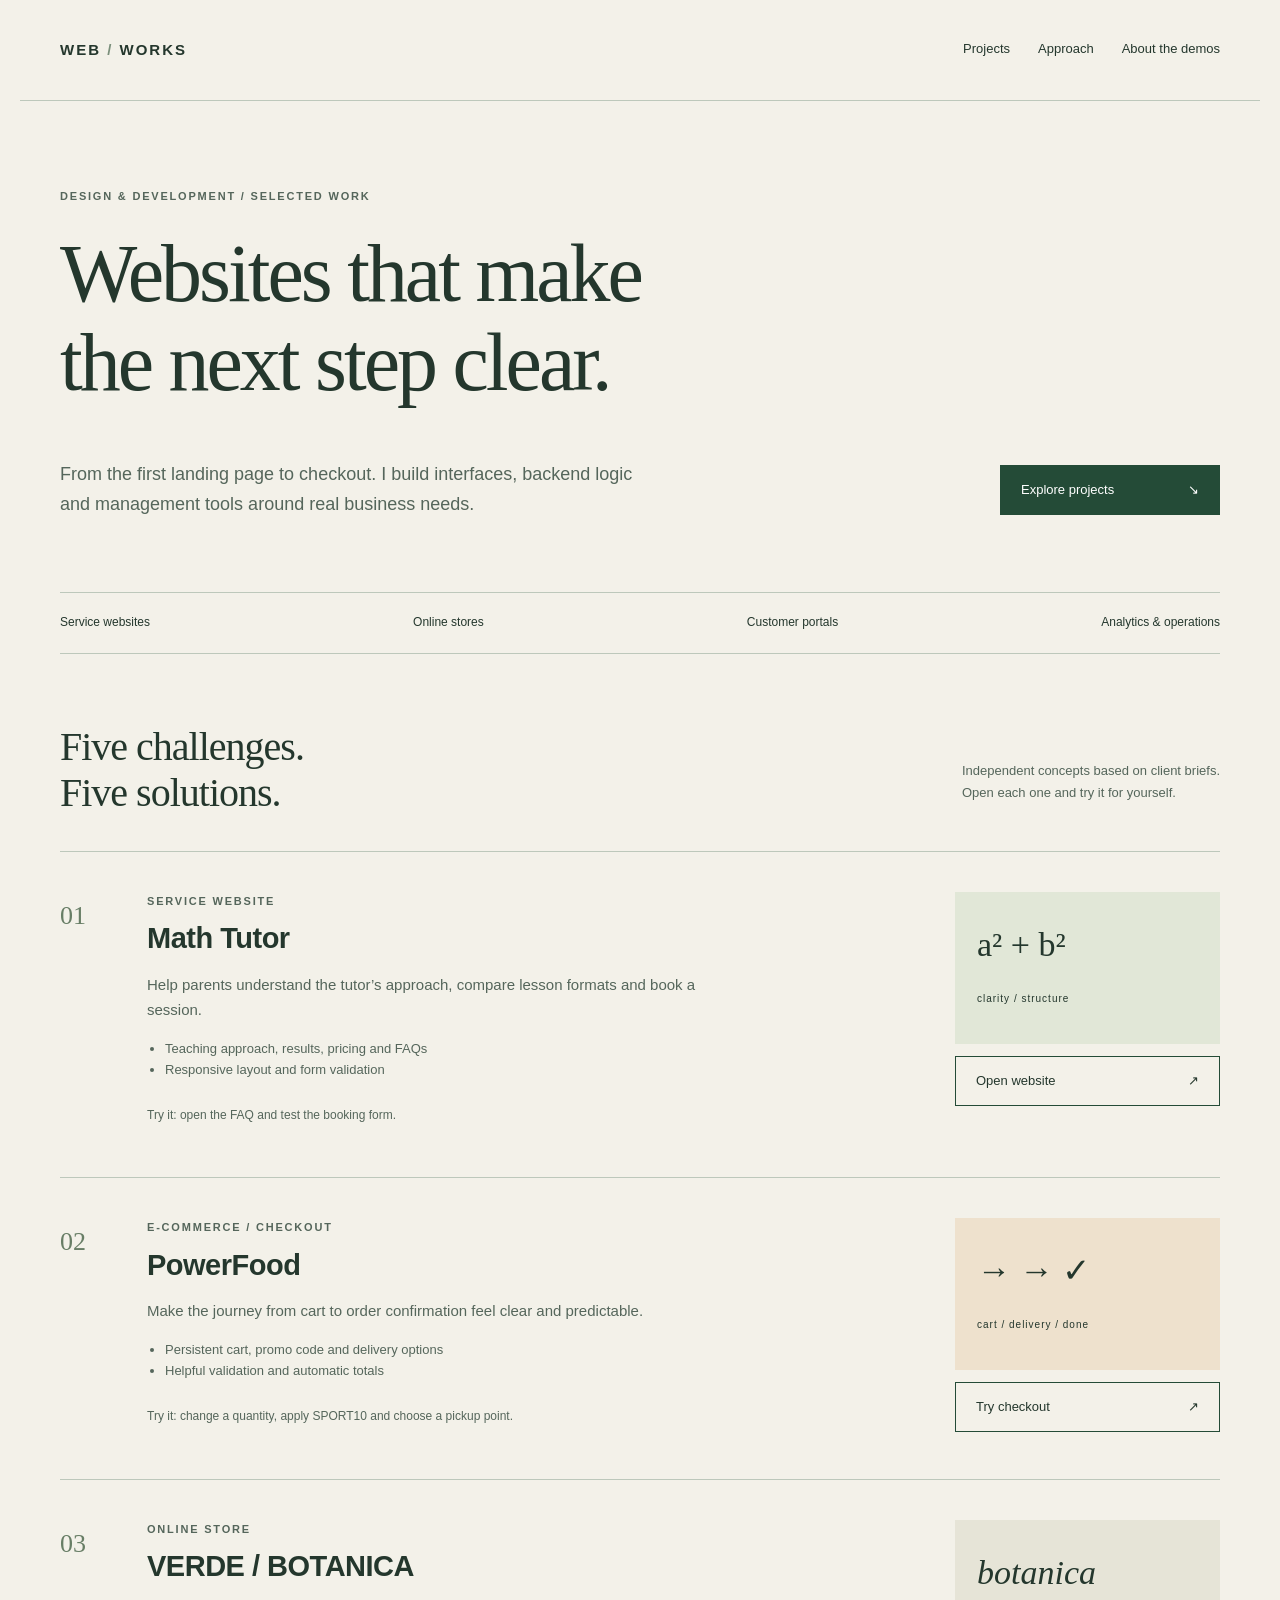
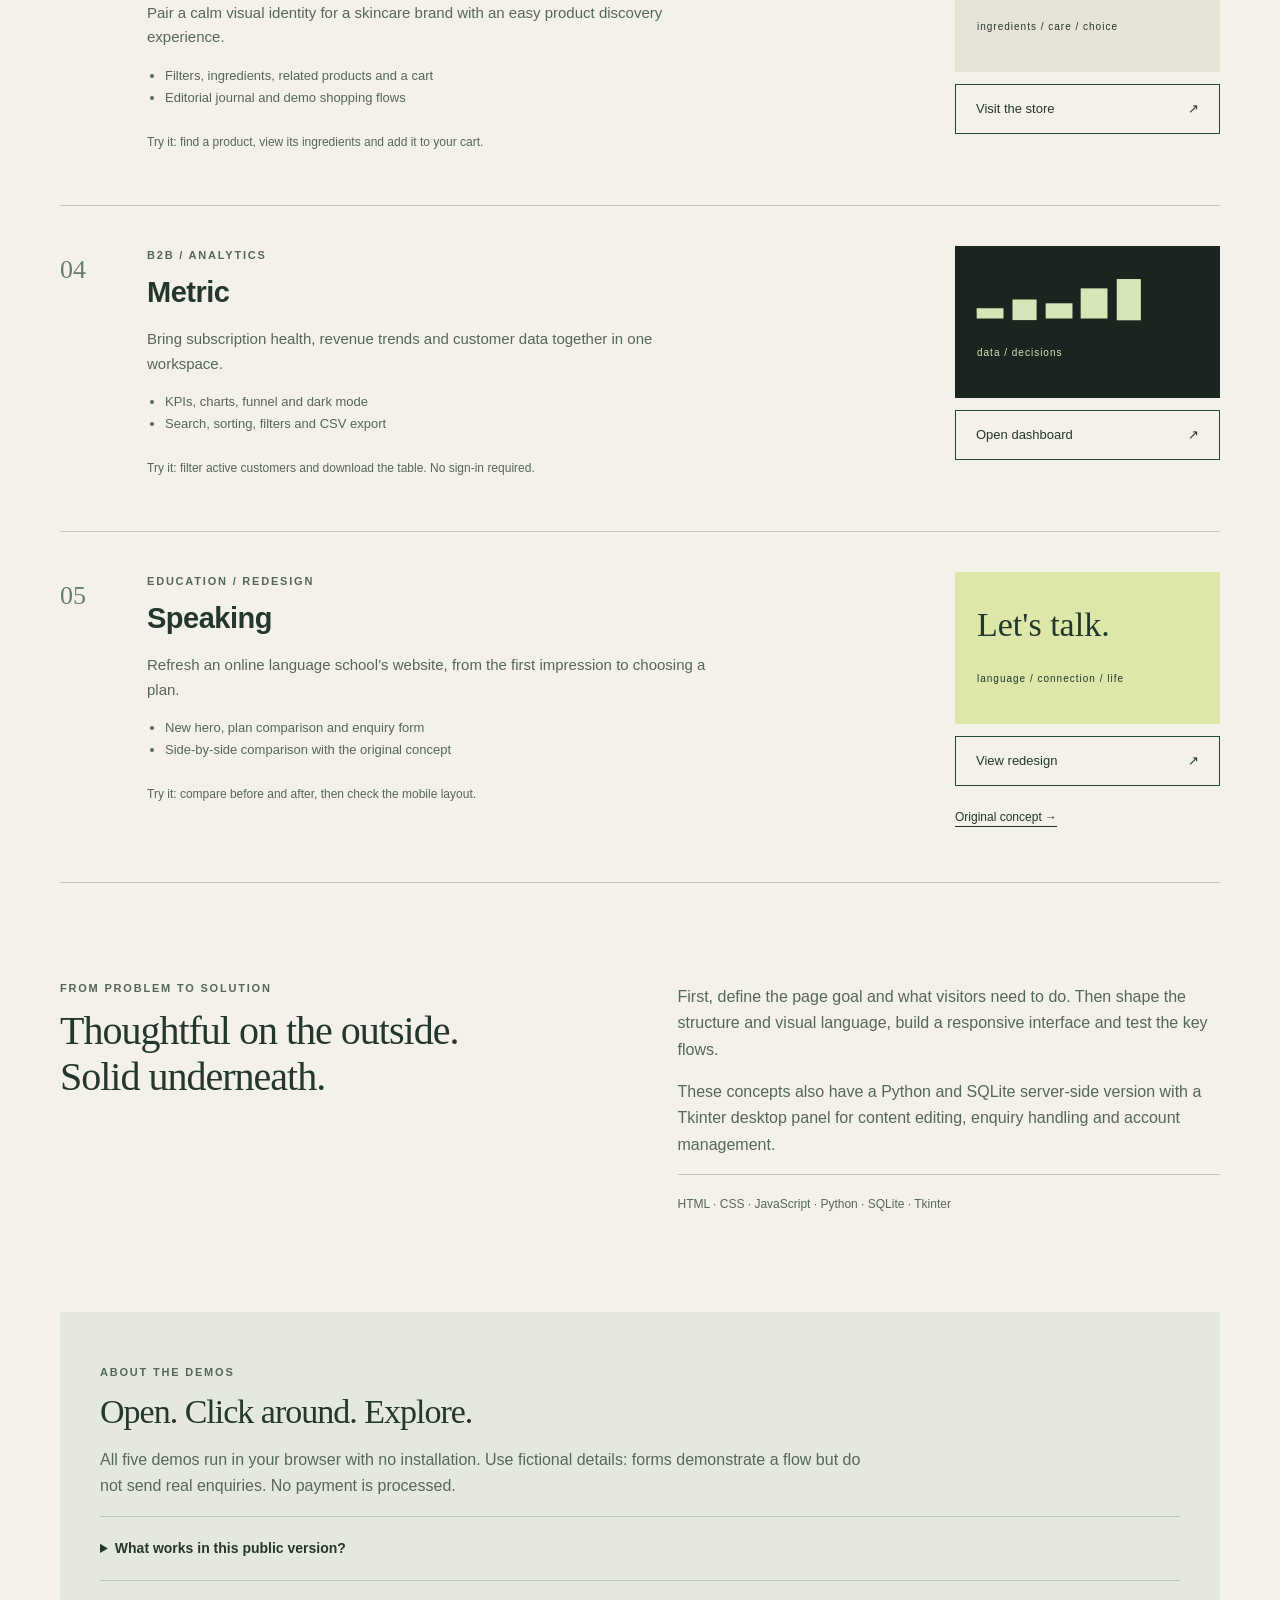
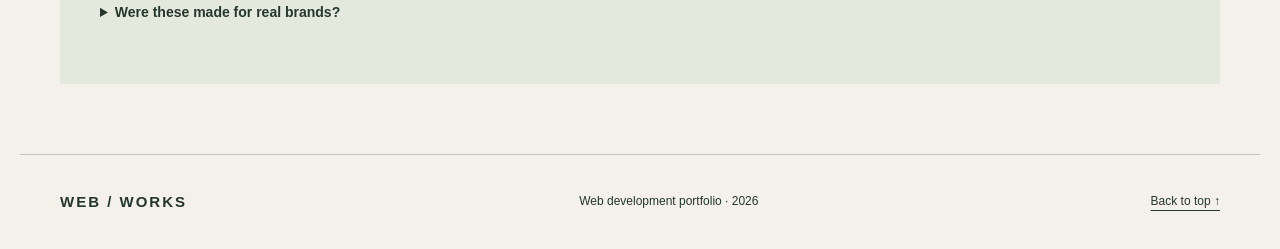
<file: index.html>
<!doctype html>
<html lang="en">
<head>
  <meta charset="utf-8">
  <meta name="viewport" content="width=device-width,initial-scale=1">
  <meta name="description" content="Web development portfolio featuring service websites, online stores and analytics interfaces. Explore five interactive demos.">
  <meta name="theme-color" content="#f3f1e9">
  <title>Web Development — Selected Work</title>
  <link rel="icon" href="assets/favicon.svg" type="image/svg+xml">
  <link rel="stylesheet" href="assets/styles.css">
</head>
<body>
<a class="skip" href="#main">Skip to content</a>
<header class="wrap"><a class="wordmark" href="./" aria-label="Web Works — home">WEB<span> / </span>WORKS</a><nav aria-label="Navigation"><a href="#projects">Projects</a><a href="#approach">Approach</a><a href="#viewing">About the demos</a></nav></header>
<main id="main" class="wrap">
  <section class="hero"><p class="eyebrow">DESIGN & DEVELOPMENT / SELECTED WORK</p><h1>Websites that make<br>the next step clear.</h1><div class="hero-bottom"><p>From the first landing page to checkout. I build interfaces, backend logic and management tools around real business needs.</p><a class="button" href="#projects">Explore projects <span aria-hidden="true">↘</span></a></div><div class="scope"><span>Service websites</span><span>Online stores</span><span>Customer portals</span><span>Analytics & operations</span></div></section>
  <section id="projects" aria-labelledby="projects-title"><div class="section-head"><h2 id="projects-title">Five challenges.<br>Five solutions.</h2><p>Independent concepts based on client briefs.<br>Open each one and try it for yourself.</p></div>
    <article class="project"><span class="number">01</span><div class="copy"><p class="eyebrow">SERVICE WEBSITE</p><h3>Math Tutor</h3><p>Help parents understand the tutor’s approach, compare lesson formats and book a session.</p><ul><li>Teaching approach, results, pricing and FAQs</li><li>Responsive layout and form validation</li></ul><p class="try">Try it: open the FAQ and test the booking form.</p></div><div class="project-action"><span class="stamp tutor">a² + b²<br><small>clarity / structure</small></span><a class="button" href="project-01-math-tutor/index.html">Open website <span aria-hidden="true">↗</span></a></div></article>
    <article class="project"><span class="number">02</span><div class="copy"><p class="eyebrow">E-COMMERCE / CHECKOUT</p><h3>PowerFood</h3><p>Make the journey from cart to order confirmation feel clear and predictable.</p><ul><li>Persistent cart, promo code and delivery options</li><li>Helpful validation and automatic totals</li></ul><p class="try">Try it: change a quantity, apply SPORT10 and choose a pickup point.</p></div><div class="project-action"><span class="stamp checkout">→ → ✓<br><small>cart / delivery / done</small></span><a class="button" href="project-02-checkout/index.html">Try checkout <span aria-hidden="true">↗</span></a></div></article>
    <article class="project"><span class="number">03</span><div class="copy"><p class="eyebrow">ONLINE STORE</p><h3>VERDE / BOTANICA</h3><p>Pair a calm visual identity for a skincare brand with an easy product discovery experience.</p><ul><li>Filters, ingredients, related products and a cart</li><li>Editorial journal and demo shopping flows</li></ul><p class="try">Try it: find a product, view its ingredients and add it to your cart.</p></div><div class="project-action"><span class="stamp store">botanica<br><small>ingredients / care / choice</small></span><a class="button" href="project-03-botanical-store/index.html">Visit the store <span aria-hidden="true">↗</span></a></div></article>
    <article class="project"><span class="number">04</span><div class="copy"><p class="eyebrow">B2B / ANALYTICS</p><h3>Metric</h3><p>Bring subscription health, revenue trends and customer data together in one workspace.</p><ul><li>KPIs, charts, funnel and dark mode</li><li>Search, sorting, filters and CSV export</li></ul><p class="try">Try it: filter active customers and download the table. No sign-in required.</p></div><div class="project-action"><span class="stamp analytics">▂ ▄ ▃ ▆ █<br><small>data / decisions</small></span><a class="button" href="project-04-saas-dashboard/index.html">Open dashboard <span aria-hidden="true">↗</span></a></div></article>
    <article class="project"><span class="number">05</span><div class="copy"><p class="eyebrow">EDUCATION / REDESIGN</p><h3>Speaking</h3><p>Refresh an online language school’s website, from the first impression to choosing a plan.</p><ul><li>New hero, plan comparison and enquiry form</li><li>Side-by-side comparison with the original concept</li></ul><p class="try">Try it: compare before and after, then check the mobile layout.</p></div><div class="project-action"><span class="stamp school">Let's talk.<br><small>language / connection / life</small></span><a class="button" href="project-05-language-school/index.html">View redesign <span aria-hidden="true">↗</span></a><a class="secondary" href="project-05-language-school/before.html">Original concept →</a></div></article>
  </section>
  <section id="approach" class="approach"><div><p class="eyebrow">FROM PROBLEM TO SOLUTION</p><h2>Thoughtful on the outside.<br>Solid underneath.</h2></div><div><p>First, define the page goal and what visitors need to do. Then shape the structure and visual language, build a responsive interface and test the key flows.</p><p>These concepts also have a Python and SQLite server-side version with a Tkinter desktop panel for content editing, enquiry handling and account management.</p><p class="stack">HTML · CSS · JavaScript · Python · SQLite · Tkinter</p></div></section>
  <section id="viewing" class="viewing"><p class="eyebrow">ABOUT THE DEMOS</p><h2>Open. Click around. Explore.</h2><p>All five demos run in your browser with no installation. Use fictional details: forms demonstrate a flow but do not send real enquiries. No payment is processed.</p><details><summary>What works in this public version?</summary><p>Navigation, responsive pages, filters, carts, demo checkout, charts and CSV export. Cart data and some store scenarios are saved only in your browser. User and server-side data management is available in a separate server version.</p></details><details><summary>Were these made for real brands?</summary><p>These are concept projects based on client briefs, using fictional brands and data. No conversion or other commercial results are claimed. The store includes six demo products, and the school redesign is compared with an original concept created for this project.</p></details></section>
</main><footer class="wrap"><a class="wordmark" href="./">WEB / WORKS</a><span>Web development portfolio · 2026</span><a href="#main">Back to top ↑</a></footer>
</body></html>
</file>
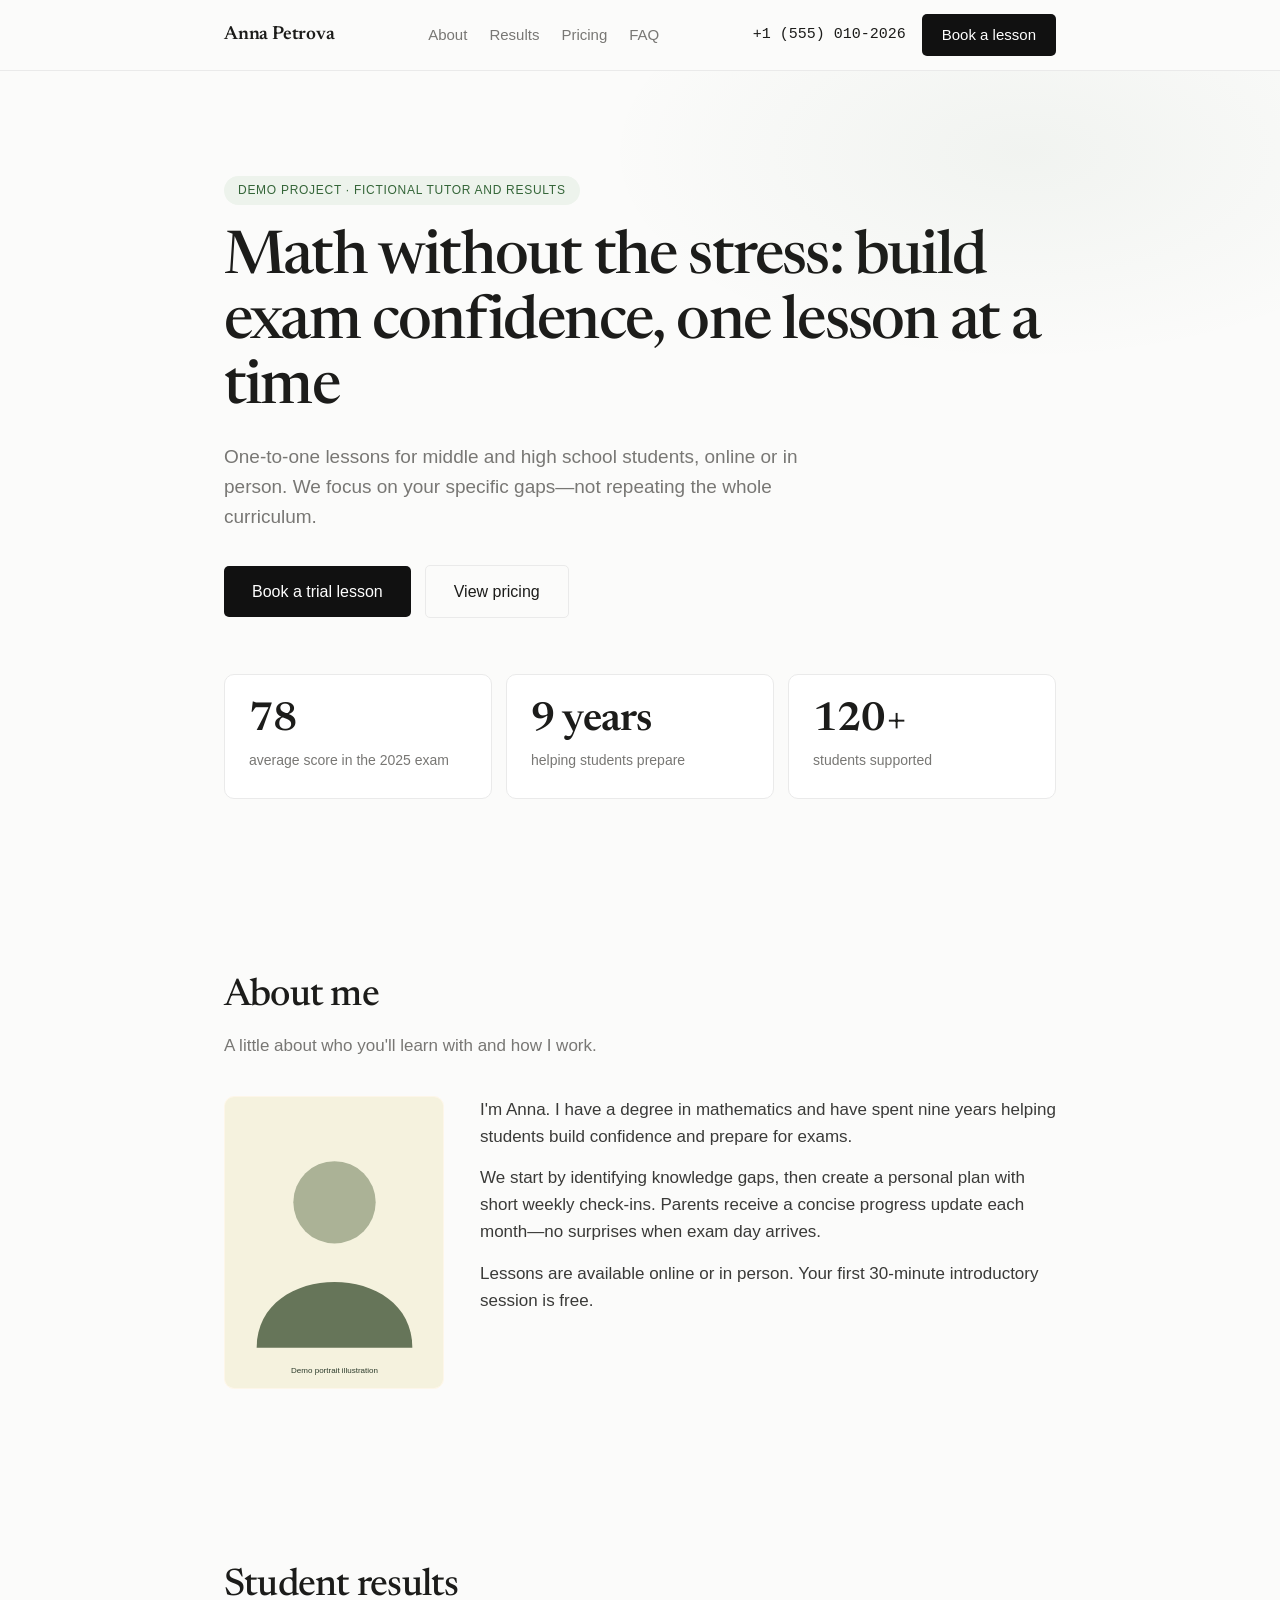
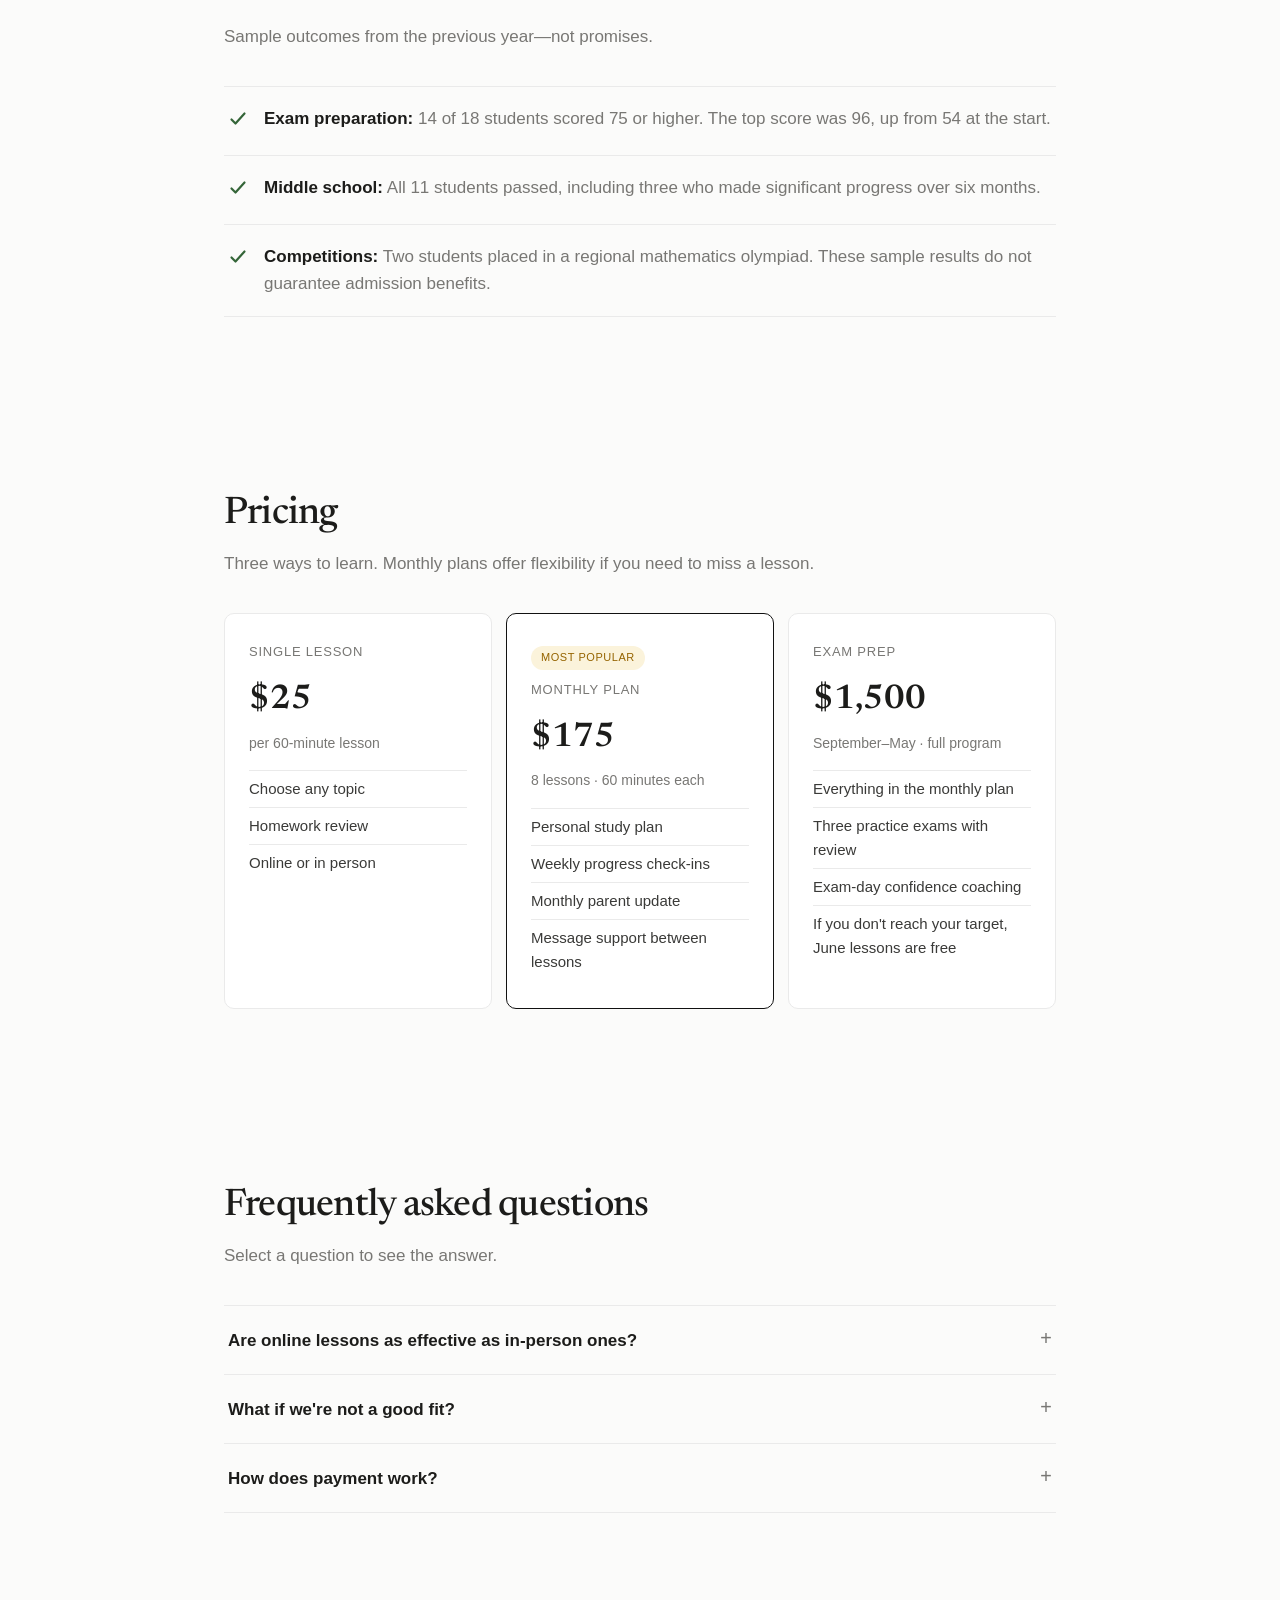
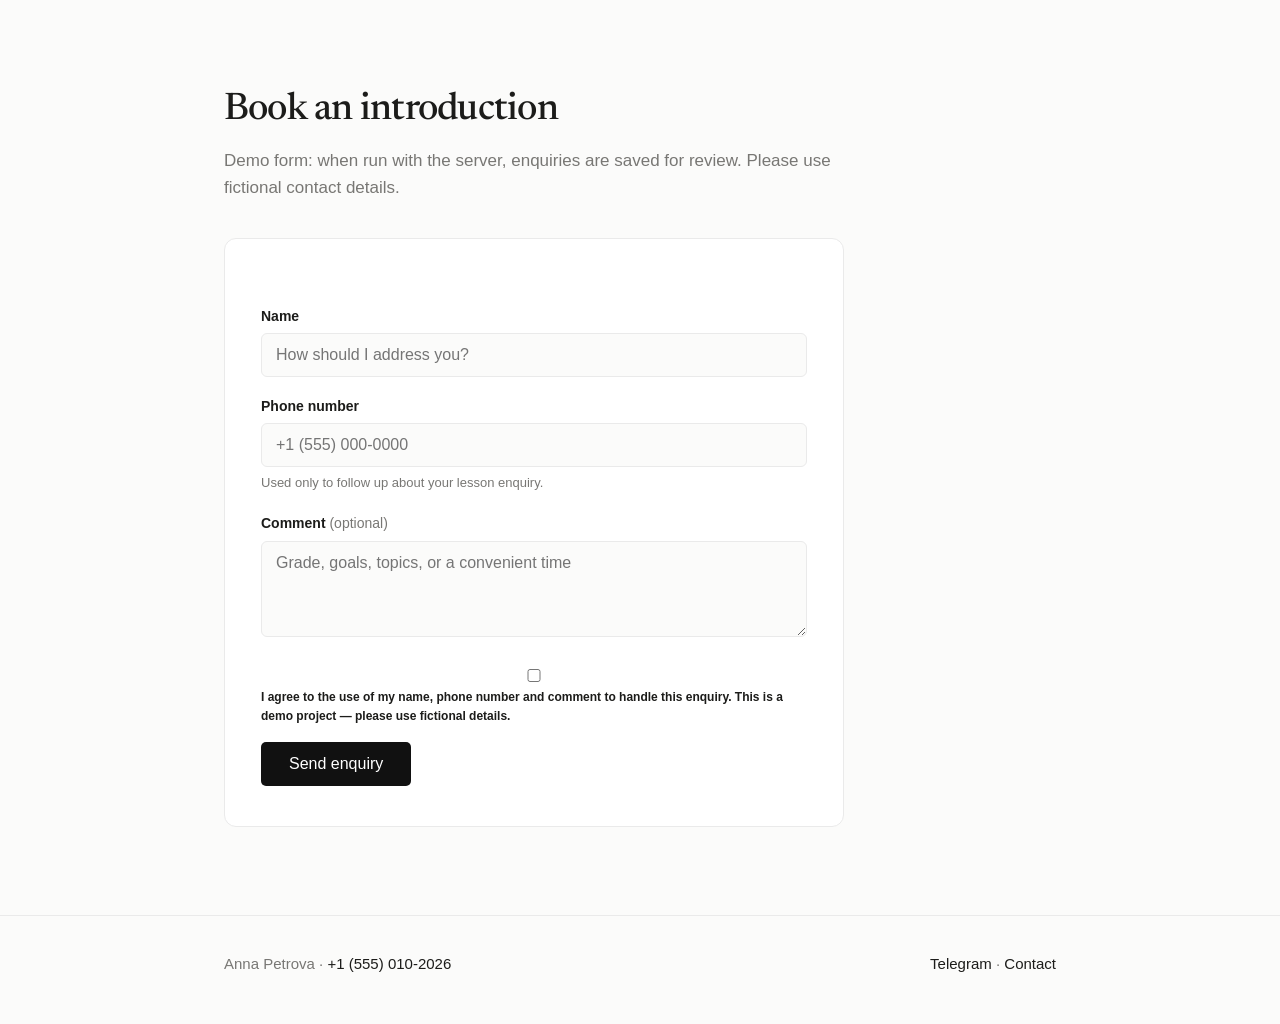
<file: project-01-math-tutor/index.html>
<!DOCTYPE html>
<!-- Math tutor demo. Run with "npx serve ." or "python -m http.server 8000";
     config.json is loaded over HTTP. To customize, edit config.json and place
     the photo beside this file, then set its filename in the "photo" field. -->
 <html lang="en">
<head>
<meta charset="UTF-8">
<meta name="viewport" content="width=device-width, initial-scale=1.0">
<title>Math Tutor</title>
<meta name="description" content="">
<link rel="preconnect" href="https://fonts.googleapis.com">
<link rel="preconnect" href="https://fonts.gstatic.com" crossorigin>
<link href="https://fonts.googleapis.com/css2?family=Newsreader:opsz,wght@6..72,400;6..72,500;6..72,600&display=swap" rel="stylesheet">
<link rel="stylesheet" href="styles.css">
</head>
<body>

<header>
  <div class="nav">
    <a class="logo" href="#top" id="logo"></a>
    <nav id="mainNav"></nav>
    <span class="head-cta">
      <a class="phone" id="headPhone" href="#"></a>
      <a class="btn btn-small" id="headCta" href="#signup"></a>
    </span>
  </div>
</header>

<main id="top">
  <div class="wrap"><div class="load-error" id="loadError">
    Could not load config.json. Run this folder through a server
    (npx serve . or python -m http.server), rather than opening the file directly.
  </div></div>

  <section class="hero">
    <div class="wrap">
      <span class="tag reveal" id="heroBadge"></span>
      <h1 class="reveal" id="heroTitle"></h1>
      <p class="lead reveal" id="heroLead"></p>
      <div class="btn-row reveal">
        <a class="btn" href="#signup" id="heroCta1"></a>
        <a class="btn btn-ghost" href="#plans" id="heroCta2"></a>
      </div>
      <div class="bento" id="stats"></div>
    </div>
  </section>

  <section id="about">
    <div class="wrap">
      <h2 class="reveal" id="aboutTitle"></h2>
      <p class="sec-sub reveal" id="aboutSub"></p>
      <div class="about">
        <img class="reveal" id="aboutPhoto" src="" alt="">
        <div class="reveal" id="aboutText"></div>
      </div>
    </div>
  </section>

  <section id="results">
    <div class="wrap">
      <h2 class="reveal" id="resTitle"></h2>
      <p class="sec-sub reveal" id="resSub"></p>
      <ul class="res" id="resList"></ul>
    </div>
  </section>

  <section id="plans">
    <div class="wrap">
      <h2 class="reveal" id="plansTitle"></h2>
      <p class="sec-sub reveal" id="plansSub"></p>
      <div class="plans" id="plansGrid"></div>
    </div>
  </section>

  <section id="faq">
    <div class="wrap">
      <h2 class="reveal" id="faqTitle"></h2>
      <p class="sec-sub reveal" id="faqSub"></p>
      <div class="faq reveal" id="faqList"></div>
    </div>
  </section>

  <section id="signup">
    <div class="wrap">
      <h2 class="reveal" id="formTitle"></h2>
      <p class="sec-sub reveal" id="formSub"></p>
      <div class="form-card reveal">
        <form id="leadForm" novalidate>
          <label for="fName" id="lbName"></label>
          <input id="fName" name="name" type="text" autocomplete="name" required>
          <label for="fPhone" id="lbPhone"></label>
          <input id="fPhone" name="phone" type="tel" autocomplete="tel" required>
          <p class="hint" id="phoneHint"></p>
          <label for="fMsg" id="lbMsg"></label>
          <textarea id="fMsg" name="msg"></textarea>
          <div style="margin-top:24px"><button class="btn" type="submit" id="sendBtn"></button></div>
        </form>
        <div class="form-ok" id="formOk"></div>
      </div>
    </div>
  </section>
</main>

<footer>
  <div class="wrap">
    <div><span id="footName"></span> · <a id="footPhone" href="#"></a></div>
    <div><a id="footTg" href="#"></a> · <a id="footVk" href="#"></a></div>
  </div>
</footer>

<script src="../shared/api.js"></script>
<script src="app.js"></script>
</body>
</html>
</file>
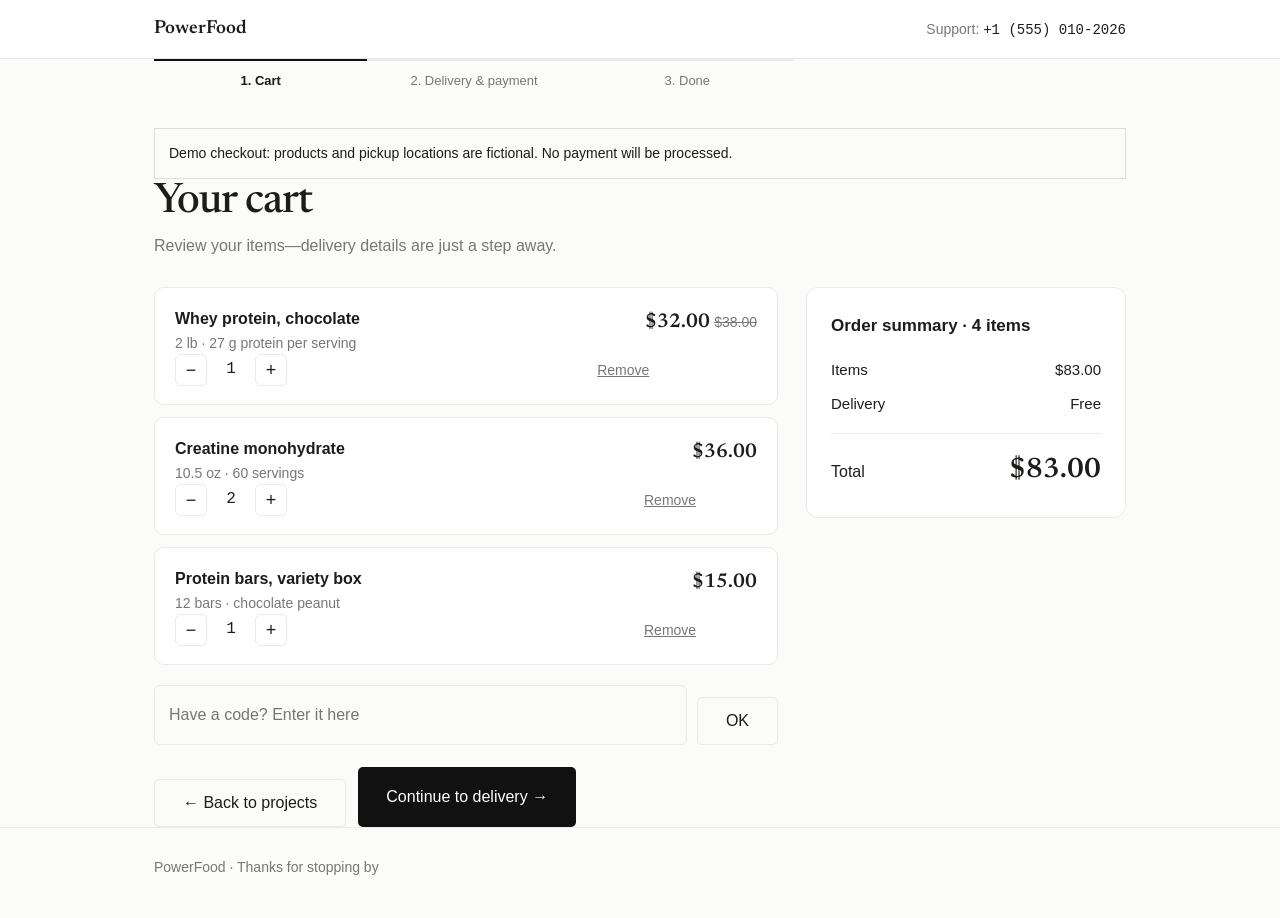
<file: project-02-checkout/index.html>
<!DOCTYPE html>
<!-- Checkout demo. Run this folder with "npx serve ." or
     "python -m http.server 8000". Customize products, prices, delivery and
     copy in config.json. With apiEndpoint set to null, checkout stays in demo mode. -->
 <html lang="en">
<head>
<meta charset="UTF-8">
<meta name="viewport" content="width=device-width, initial-scale=1.0">
<title>Checkout — PowerFood</title>
<meta name="description" content="">
<link rel="preconnect" href="https://fonts.googleapis.com">
<link rel="preconnect" href="https://fonts.gstatic.com" crossorigin>
<link href="https://fonts.googleapis.com/css2?family=Newsreader:opsz,wght@6..72,400;6..72,500;6..72,600&display=swap" rel="stylesheet">
<link rel="stylesheet" href="styles.css">
<link rel="stylesheet" href="checkout.css">
</head>
<body>

<header>
  <div class="nav">
    <a class="logo" href="#" id="logo" onclick="return false"></a>
    <span class="support" id="support"></span>
  </div>
</header>

<main class="wrap">
  <div class="load-error" id="loadError">
    Could not load config.json. Run this folder through a server
    (npx serve . or python -m http.server), rather than opening the file directly.
  </div>
  <div class="steps" id="steps"></div>
  <p id="demoNotice" role="status">Demo checkout: products and pickup locations are fictional. No payment will be processed.</p>

  <!-- Step 1: cart -->
  <div id="viewCart">
    <h1 id="cartTitle"></h1>
    <p class="sub" id="cartSub"></p>
    <div class="layout">
      <div>
        <div id="cartBox"></div>
        <div class="promo">
          <input id="promoIn" type="text" autocomplete="off">
          <button class="btn btn-ghost" id="promoBtn" style="width:auto"></button>
        </div>
        <div class="promo-msg" id="promoMsg"></div>
        <div class="nav-btns"><button class="btn" id="toDelivery" style="width:auto"></button></div>
      </div>
      <aside class="summary" id="summary"></aside>
    </div>
  </div>

  <!-- Step 2: delivery and payment -->
  <div id="viewDlv" style="display:none">
    <h1 id="dlvTitle"></h1>
    <p class="sub" id="dlvSub"></p>
    <div class="layout">
      <div>
        <div class="fsec">
          <h3 id="ctTitle"></h3>
          <label id="lbName" for="fName"></label>
          <input id="fName" type="text" autocomplete="name">
          <div class="ferr" id="errName"></div>
          <label id="lbPhone" for="fPhone"></label>
          <input id="fPhone" type="tel" autocomplete="tel">
          <div class="ferr" id="errPhone"></div>
          <label id="lbMail" for="fMail"></label>
          <input id="fMail" type="email" autocomplete="email">
          <div class="ferr" id="errMail"></div>
        </div>
        <div class="fsec">
          <h3 id="addrTitle"></h3>
          <label id="lbCity" for="fCity"></label>
          <input id="fCity" type="text" autocomplete="address-level2">
          <div class="ferr" id="errCity"></div>
          <label id="lbAddr" for="fAddr"></label>
          <input id="fAddr" type="text" autocomplete="street-address">
          <div class="ferr" id="errAddr"></div>
          <div id="pickupField" hidden><label for="pickupPoint">Pickup point *</label><select id="pickupPoint"></select><div class="ferr" id="errPickup">Choose a pickup point.</div></div>
          <label id="lbMsg" for="fMsg"></label>
          <textarea id="fMsg" style="min-height:64px"></textarea>
        </div>
        <div class="opt-group"><div class="opt-title" id="mTitle"></div><div id="methods"></div></div>
        <div class="opt-group"><div class="opt-title" id="pTitle"></div><div id="pays"></div></div>
        <div class="form-err" id="formErr" role="alert"></div>
        <div class="nav-btns">
          <button class="btn btn-ghost" id="backBtn"></button>
          <button class="btn" id="sendBtn" style="width:auto"></button>
        </div>
      </div>
      <aside class="summary" id="summary2"></aside>
    </div>
  </div>

  <!-- Step 3: confirmation -->
  <div id="viewOk" style="display:none">
    <div class="success">
      <div class="tick">
        <svg width="30" height="30" viewBox="0 0 20 20" fill="none"><path d="M3.5 10.5l4 4 9-10" stroke="#346538" stroke-width="2.2" stroke-linecap="round" stroke-linejoin="round"/></svg>
      </div>
      <h1 id="okTitle"></h1>
      <p id="okText"></p>
      <button class="btn" id="againBtn" style="width:auto"></button>
    </div>
  </div>
</main>

<footer><div class="wrap"><span id="logo2"></span></div></footer>

<script src="../shared/api.js"></script>
<script src="app.js"></script>
</body>
</html>
</file>
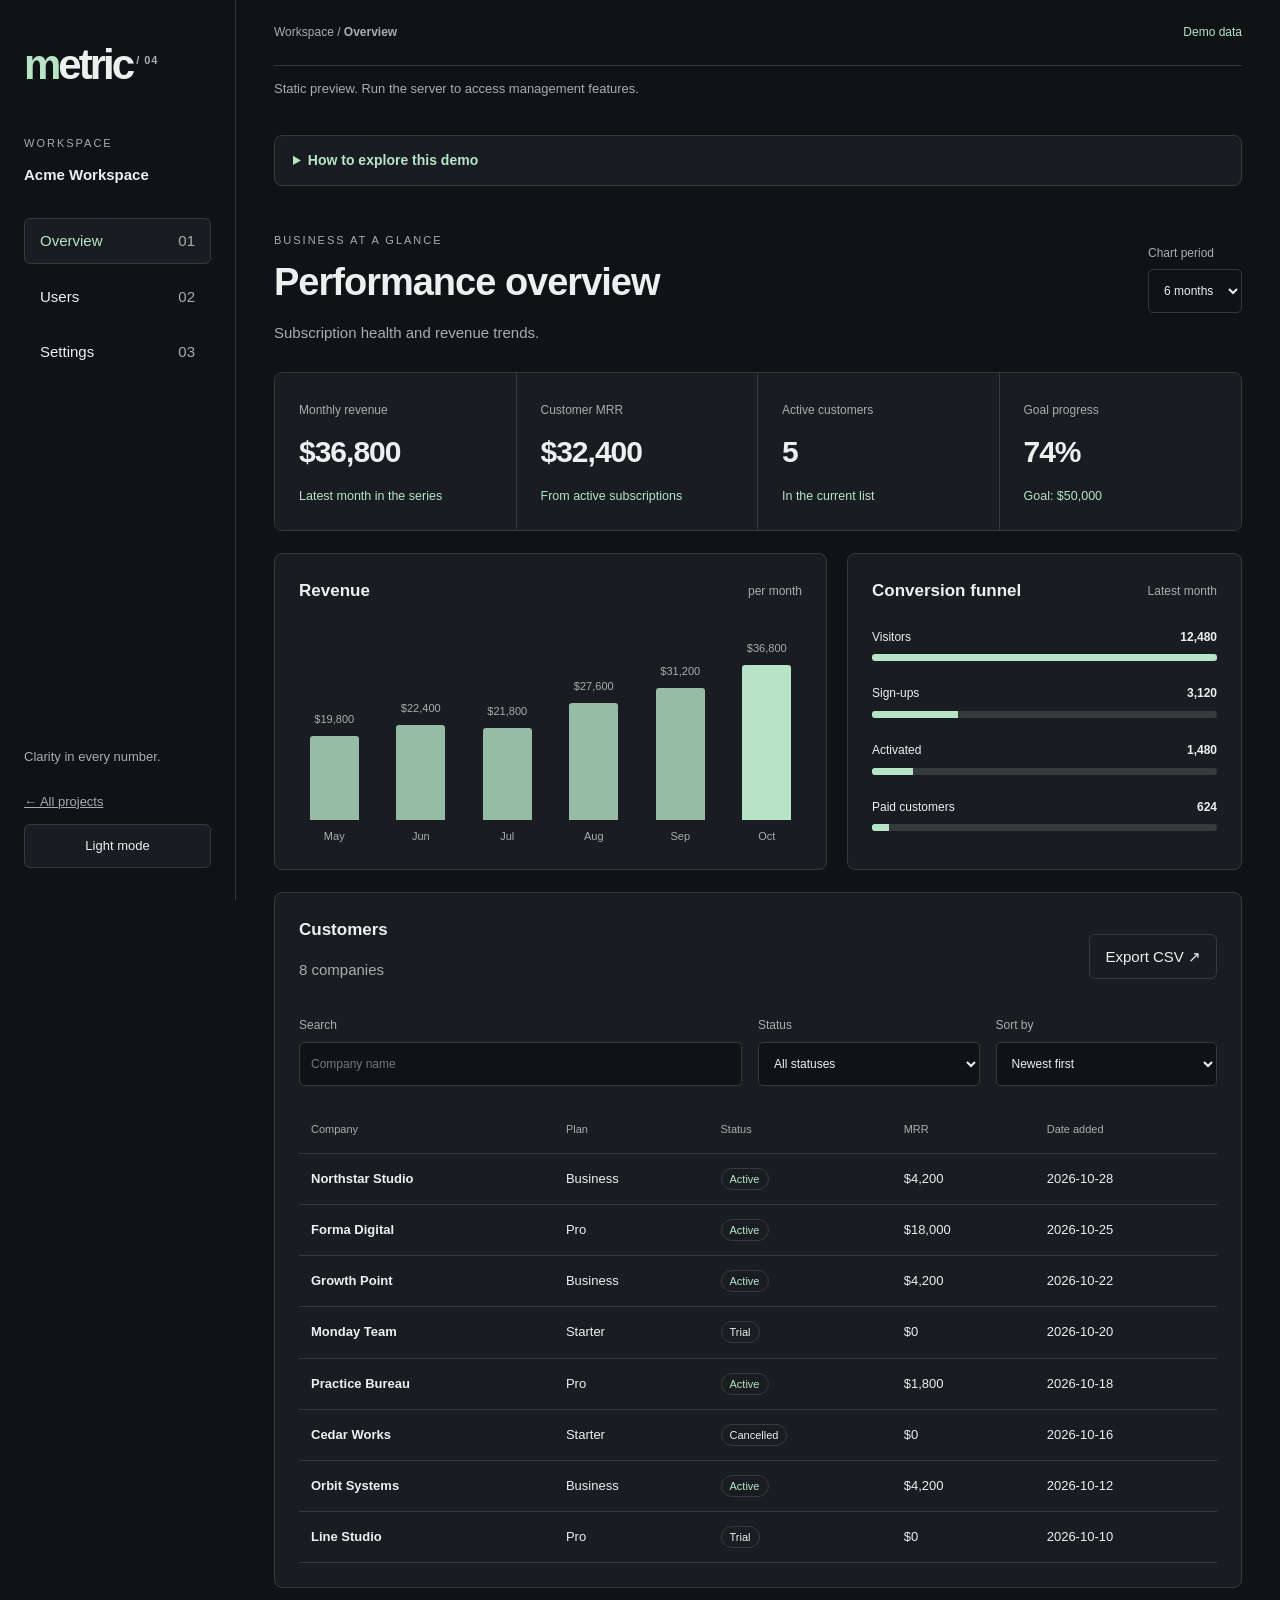
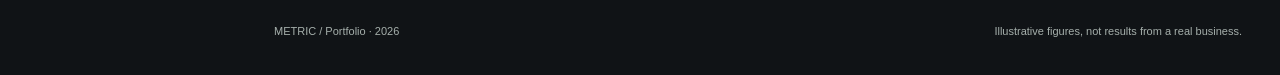
<file: project-04-saas-dashboard/index.html>
<!doctype html><html lang="en"><head><meta charset="utf-8"><meta name="viewport" content="width=device-width,initial-scale=1"><title>Metric — SaaS Analytics</title><meta name="description" content="Interactive SaaS analytics dashboard demo with charts, customer filters and CSV export."><link rel="stylesheet" href="styles.css"><script defer src="../shared/api.js"></script><script defer src="app.js"></script></head>
<body><aside><a class="brand" href="../">m<span>etric</span><sup> / 04</sup></a><p class="overline">WORKSPACE</p><strong id="workspace">Acme Workspace</strong><nav aria-label="Sections"><button data-page="overview" aria-current="page">Overview <span>01</span></button><button data-page="users">Users <span>02</span></button><button data-page="settings">Settings <span>03</span></button></nav><div class="aside-bottom"><p>Clarity in every number.</p><a href="../">← All projects</a><button id="theme">Light mode</button><button id="logout" hidden>Log out</button></div></aside>
<main><header><span>Workspace / <b id="breadcrumb">Overview</b></span><span class="demo">Demo data</span></header><p id="message" role="status">Loading data…</p>
<details class="viewing-guide"><summary>How to explore this demo</summary><div>
<p><strong>Quick preview—no password needed.</strong> If you see a login form, select “View demo without signing in” above it. On GitHub Pages, the preview opens automatically. Switch themes, explore charts, filter the table and download a CSV. The demo does not change server data.</p>
<p><strong>Full local version.</strong> In the main project folder, run <code>setup.bat</code> once and create an administrator account. Then run <code>start-server.bat</code>, visit <a href="http://127.0.0.1:8080/">http://127.0.0.1:8080/</a> and open project 04. Sign in with the credentials you created. There is no shared default password.</p>
<ol><li><strong>Overview:</strong> explore KPIs, revenue and the funnel. MRR means monthly recurring revenue from active subscriptions. The 3 / 6 months selector changes the revenue chart only.</li><li><strong>Customers:</strong> search by company, choose a status and sort the list. Export CSV downloads the currently filtered table.</li><li><strong>Theme:</strong> use the sidebar button to switch between light and dark modes.</li><li><strong>Users and settings:</strong> on the server, an administrator can create accounts, revoke access, rename the workspace and update its revenue goal. Analysts can view data and export CSV.</li></ol>
<p><strong>Edit charts and customers:</strong> run <code>start-admin.bat</code>, connect to the server and choose “Metric — SaaS”. After editing, select “Apply locally”, then “Publish changes to server” and refresh the dashboard.</p><p>All figures are illustrative. Use an HTTP server for local viewing; opening <code>index.html</code> directly will not load the data.</p>
</div></details>
<style>.viewing-guide{margin:18px 0 26px;border:1px solid var(--line);border-radius:8px;background:var(--panel);font-size:14px}.viewing-guide summary{padding:14px 18px;min-height:48px;cursor:pointer;font-weight:600;color:var(--accent)}.viewing-guide summary:focus-visible{outline:2px solid var(--accent);outline-offset:3px}.viewing-guide>div{padding:0 18px 14px;max-width:920px;overflow-wrap:anywhere}.viewing-guide strong{color:var(--text)}.viewing-guide ol{padding-left:23px;color:var(--muted)}.viewing-guide li{margin:12px 0}.viewing-guide code{font-size:.92em;color:var(--text)}</style>
<section id="login" hidden><p class="overline">WORKSPACE ACCESS</p><h1>Welcome back.</h1><p>Sign in with your administrator or analyst account.</p><form id="loginForm"><label>Email address<input name="email" type="email" required autocomplete="username"></label><label>Password<input name="password" type="password" required autocomplete="current-password"></label><button class="primary">Sign in</button></form></section>
<section id="overview" hidden><div class="heading"><div><p class="overline">BUSINESS AT A GLANCE</p><h1>Performance overview</h1><p>Subscription health and revenue trends.</p></div><label>Chart period<select id="period"><option value="6">6 months</option><option value="3">3 months</option></select></label></div><div id="metrics" class="metrics"></div><div class="charts"><article><div class="section-heading"><h2>Revenue</h2><span>per month</span></div><div id="revenue" class="bars" role="img" aria-label="Monthly revenue"></div></article><article><div class="section-heading"><h2>Conversion funnel</h2><span>Latest month</span></div><div id="funnel"></div></article></div><article class="customers"><div class="section-heading"><div><h2>Customers</h2><p id="count"></p></div><button id="export">Export CSV ↗</button></div><div class="filters"><label>Search<input id="search" placeholder="Company name"></label><label>Status<select id="status"><option value="">All statuses</option><option value="active">Active</option><option value="trial">Trial</option><option value="cancelled">Cancelled</option></select></label><label>Sort by<select id="sort"><option value="date">Newest first</option><option value="mrr">MRR: high to low</option><option value="name">Company name</option></select></label></div><div class="table-wrap"><table><thead><tr><th>Company</th><th>Plan</th><th>Status</th><th>MRR</th><th>Date added</th></tr></thead><tbody id="rows"></tbody></table></div><p id="empty" hidden>No customers match these filters. Try changing your selection.</p></article></section>
<section id="users" hidden><p class="overline">TEAM</p><h1>Users</h1><p>Create accounts and manage access. Administrator access required.</p><div id="userList"></div><form id="userForm" hidden><h2>Add a user</h2><label>Name<input name="name" required minlength="2"></label><label>Email<input name="email" type="email" required></label><label>Password<input name="password" type="password" minlength="12" required></label><label>Role<select name="role"><option value="analyst">Analyst</option><option value="admin">Administrator</option></select></label><button class="primary">Create account</button></form></section>
<section id="settings" hidden><p class="overline">PREFERENCES</p><h1>Workspace settings</h1><form id="settingsForm"><label>Workspace name<input name="workspace" required maxlength="100"></label><label>Revenue goal<input name="goal" type="number" min="1" max="100000000" required></label><p>Only administrators can publish settings. Full data editing is handled in the Tkinter app.</p><button class="primary">Save changes</button></form></section>
<footer>METRIC / Portfolio · 2026 <span>Illustrative figures, not results from a real business.</span></footer></main></body></html>
</file>
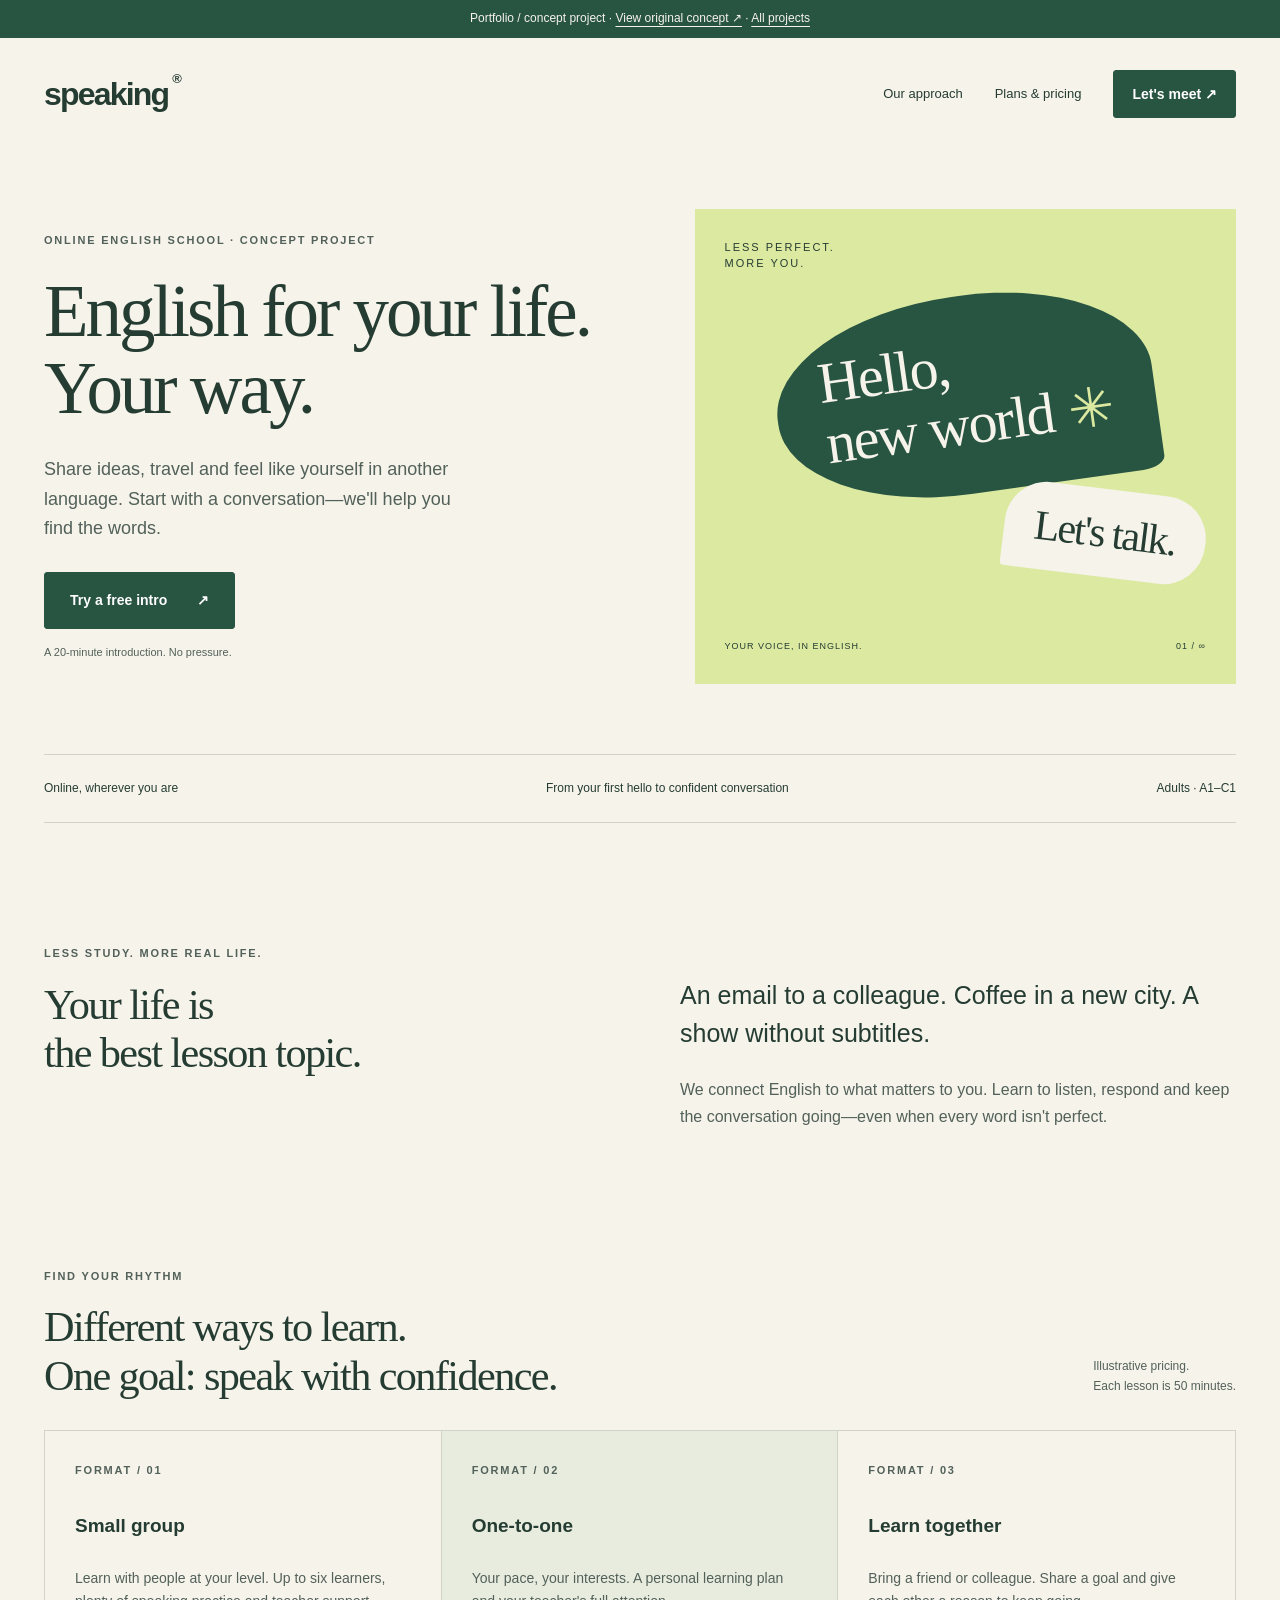
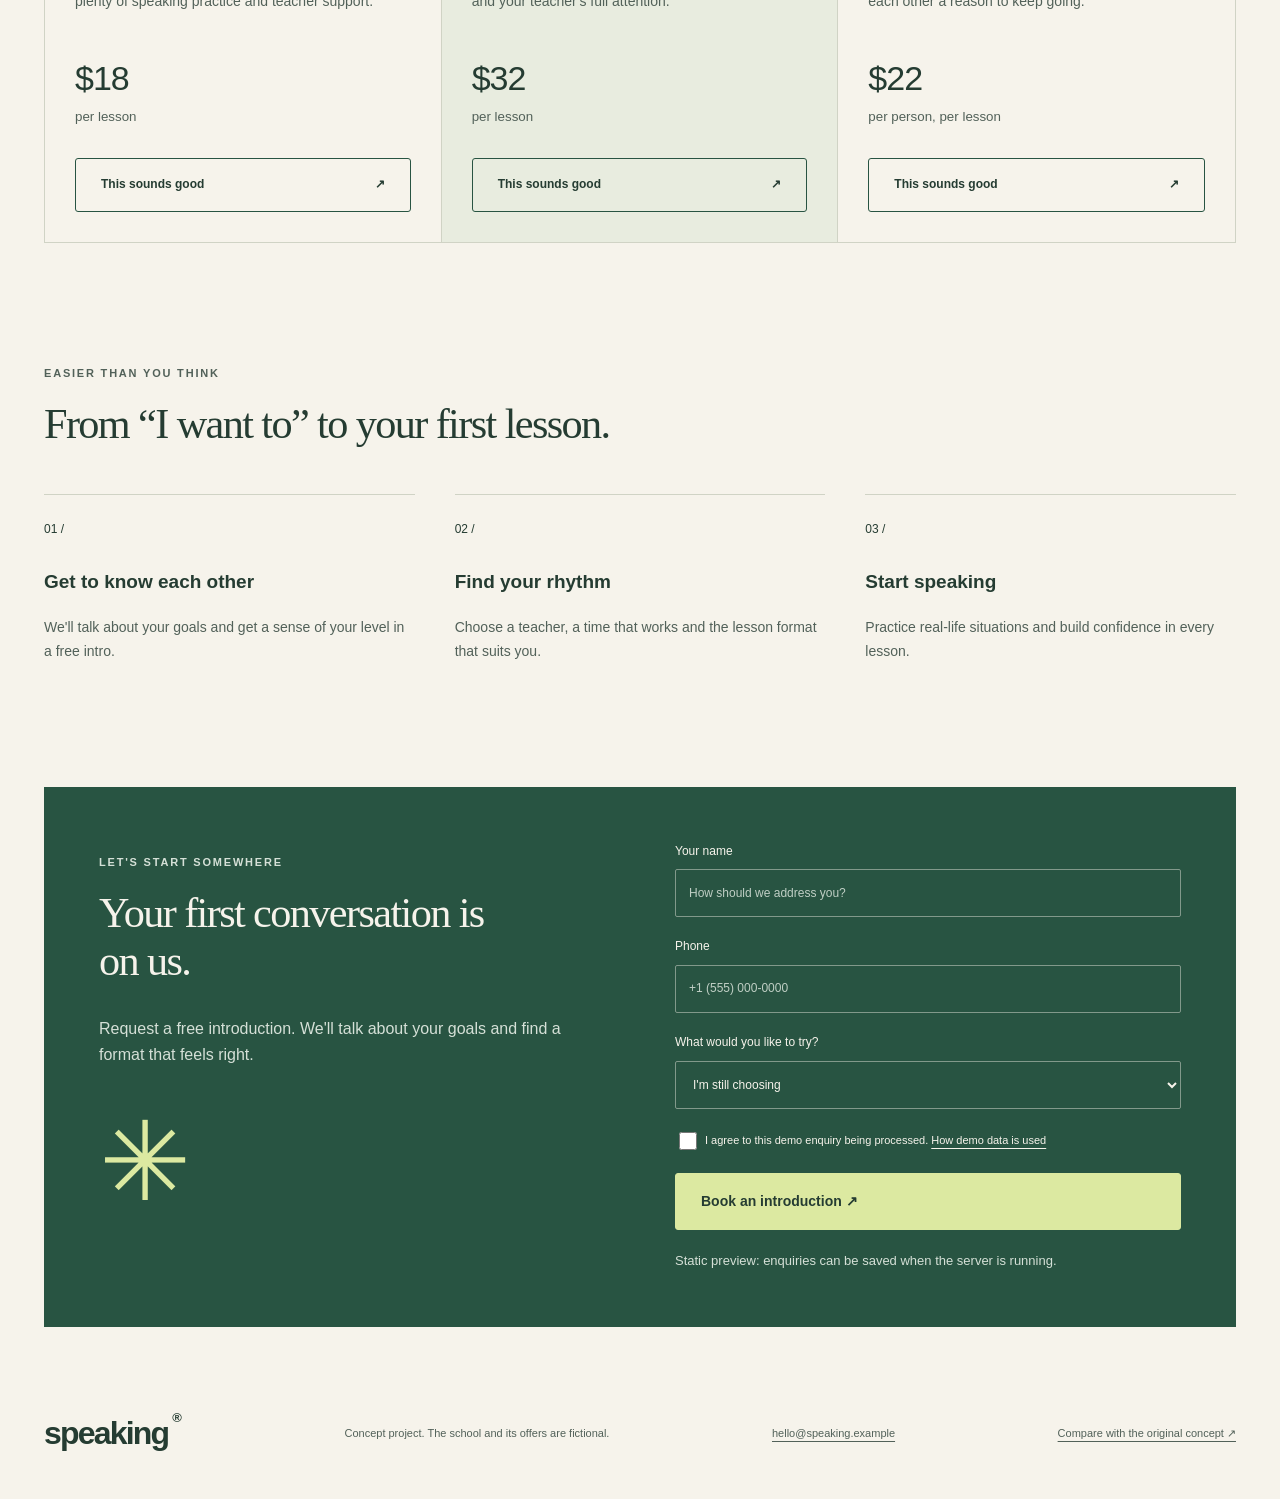
<file: project-05-language-school/index.html>
<!doctype html><html lang="en"><head><meta charset="utf-8"><meta name="viewport" content="width=device-width,initial-scale=1"><title>Speaking — English for your life</title><meta name="description" content="A concept redesign for an online English school. Explore lesson formats, pricing and a sample enquiry form."><link rel="stylesheet" href="styles.css"><script defer src="../shared/api.js"></script><script defer src="app.js"></script></head><body>
<div class="notice">Portfolio / concept project · <a href="before.html">View original concept ↗</a> · <a href="../">All projects</a></div>
<header><a class="logo" href="index.html">speaking<span>®</span></a><nav aria-label="Main navigation"><a href="#approach">Our approach</a><a href="#plans">Plans & pricing</a><a class="button small" href="#apply">Let's meet ↗</a></nav></header>
<main><section class="hero"><div class="hero-copy"><p class="eyebrow" id="eyebrow"></p><h1 id="title"></h1><p class="lead" id="description"></p><a class="button" href="#apply">Try a free intro <span>↗</span></a><p class="caption">A 20-minute introduction. No pressure.</p></div><div class="hero-art" aria-label="Illustration of an English conversation" role="img"><div class="art-label">LESS PERFECT.<br>MORE YOU.</div><div class="speech first">Hello,<br>new world<span>✳</span></div><div class="speech second">Let's talk.</div><div class="art-foot"><span>YOUR VOICE, IN ENGLISH.</span><span>01 / ∞</span></div></div></section>
<div class="strip"><span>Online, wherever you are</span><span>From your first hello to confident conversation</span><span>Adults · A1–C1</span></div>
<section id="approach" class="approach"><div><p class="eyebrow">LESS STUDY. MORE REAL LIFE.</p><h2>Your life is<br>the best lesson topic.</h2></div><div><p class="large">An email to a colleague. Coffee in a new city. A show without subtitles.</p><p>We connect English to what matters to you. Learn to listen, respond and keep the conversation going—even when every word isn't perfect.</p></div></section>
<section id="plans"><div class="section-head"><div><p class="eyebrow">FIND YOUR RHYTHM</p><h2>Different ways to learn.<br>One goal: speak with confidence.</h2></div><p>Illustrative pricing.<br>Each lesson is 50 minutes.</p></div><div id="planGrid" class="plans"></div></section>
<section class="steps-section"><p class="eyebrow">EASIER THAN YOU THINK</p><h2>From “I want to” to your first lesson.</h2><div id="steps" class="steps"></div></section>
<section id="apply" class="application"><div><p class="eyebrow">LET'S START SOMEWHERE</p><h2 id="formTitle"></h2><p id="formText"></p><span class="asterisk" aria-hidden="true">✳</span></div><form id="leadForm"><label>Your name<input name="name" required minlength="2" maxlength="100" autocomplete="name" placeholder="How should we address you?"></label><label>Phone<input name="phone" type="tel" required autocomplete="tel" placeholder="+1 (555) 000-0000"></label><label>What would you like to try?<select name="message"><option>I'm still choosing</option><option>Small group</option><option>One-to-one</option><option>Two learners</option></select></label><label class="consent"><input name="consent" type="checkbox" required>I agree to this demo enquiry being processed. <a href="privacy.html">How demo data is used</a></label><button class="button" id="submit">Book an introduction ↗</button><p id="result" role="status"></p></form></section>
</main><footer><a class="logo" href="index.html">speaking<span>®</span></a><p>Concept project. The school and its offers are fictional.</p><a id="email"></a><a href="before.html">Compare with the original concept ↗</a></footer></body></html>
</file>
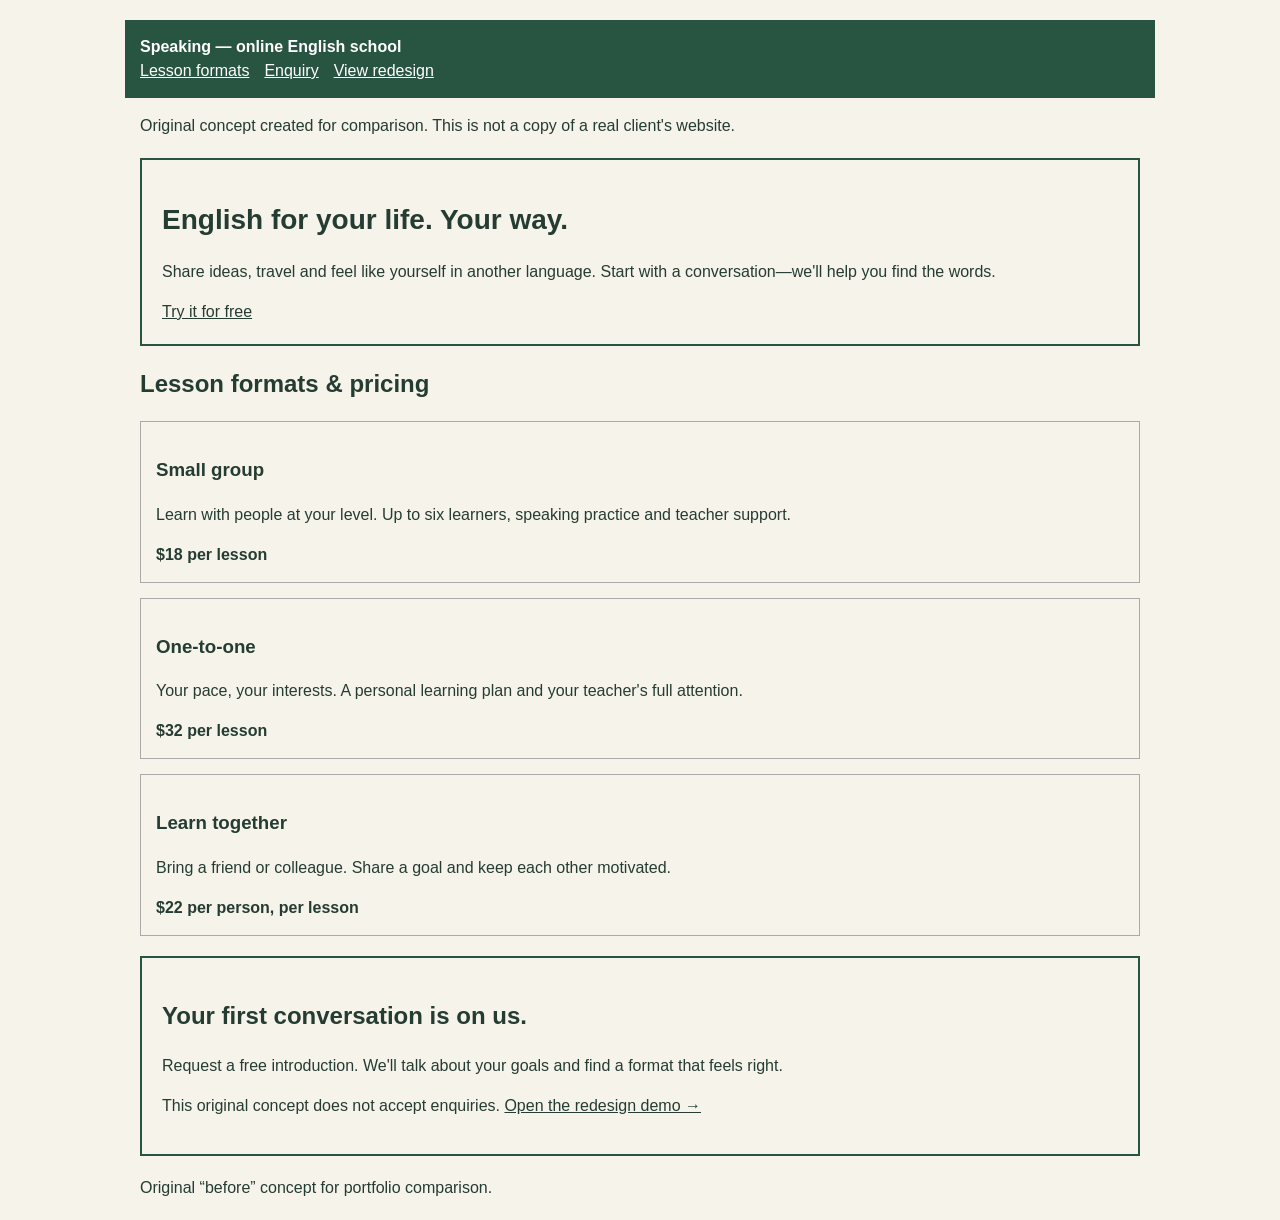
<file: project-05-language-school/before.html>
<!doctype html>
<html lang="en">
<head>
  <meta charset="utf-8">
  <meta name="viewport" content="width=device-width, initial-scale=1">
  <title>Speaking — Original Concept</title>
  <style>
    body{font:16px/1.5 Arial,sans-serif;margin:20px;background:#f6f3eb;color:#253c32}
    header,main,footer{max-width:1000px;margin:auto}
    header{background:#285442;color:white;padding:15px}
    a{color:inherit}nav a{margin-right:15px}
    .box{border:2px solid #285442;padding:20px;margin:20px 0}
    h1{font-size:28px}button{background:#285442;color:white;padding:10px}
    article{border:1px solid #aaa;padding:15px;margin:15px 0}
  </style>
</head>
<body>
  <header><strong>Speaking — online English school</strong><nav><a href="#plans">Lesson formats</a><a href="#apply">Enquiry</a><a href="index.html">View redesign</a></nav></header>
  <main>
    <p>Original concept created for comparison. This is not a copy of a real client's website.</p>
    <div class="box"><h1>English for your life. Your way.</h1><p>Share ideas, travel and feel like yourself in another language. Start with a conversation—we'll help you find the words.</p><a href="#apply">Try it for free</a></div>
    <h2 id="plans">Lesson formats & pricing</h2>
    <article><h3>Small group</h3><p>Learn with people at your level. Up to six learners, speaking practice and teacher support.</p><strong>$18 per lesson</strong></article>
    <article><h3>One-to-one</h3><p>Your pace, your interests. A personal learning plan and your teacher's full attention.</p><strong>$32 per lesson</strong></article>
    <article><h3>Learn together</h3><p>Bring a friend or colleague. Share a goal and keep each other motivated.</p><strong>$22 per person, per lesson</strong></article>
    <div class="box" id="apply"><h2>Your first conversation is on us.</h2><p>Request a free introduction. We'll talk about your goals and find a format that feels right.</p><p>This original concept does not accept enquiries. <a href="index.html#apply">Open the redesign demo →</a></p></div>
  </main>
  <footer>Original “before” concept for portfolio comparison.</footer>
</body>
</html>
</file>
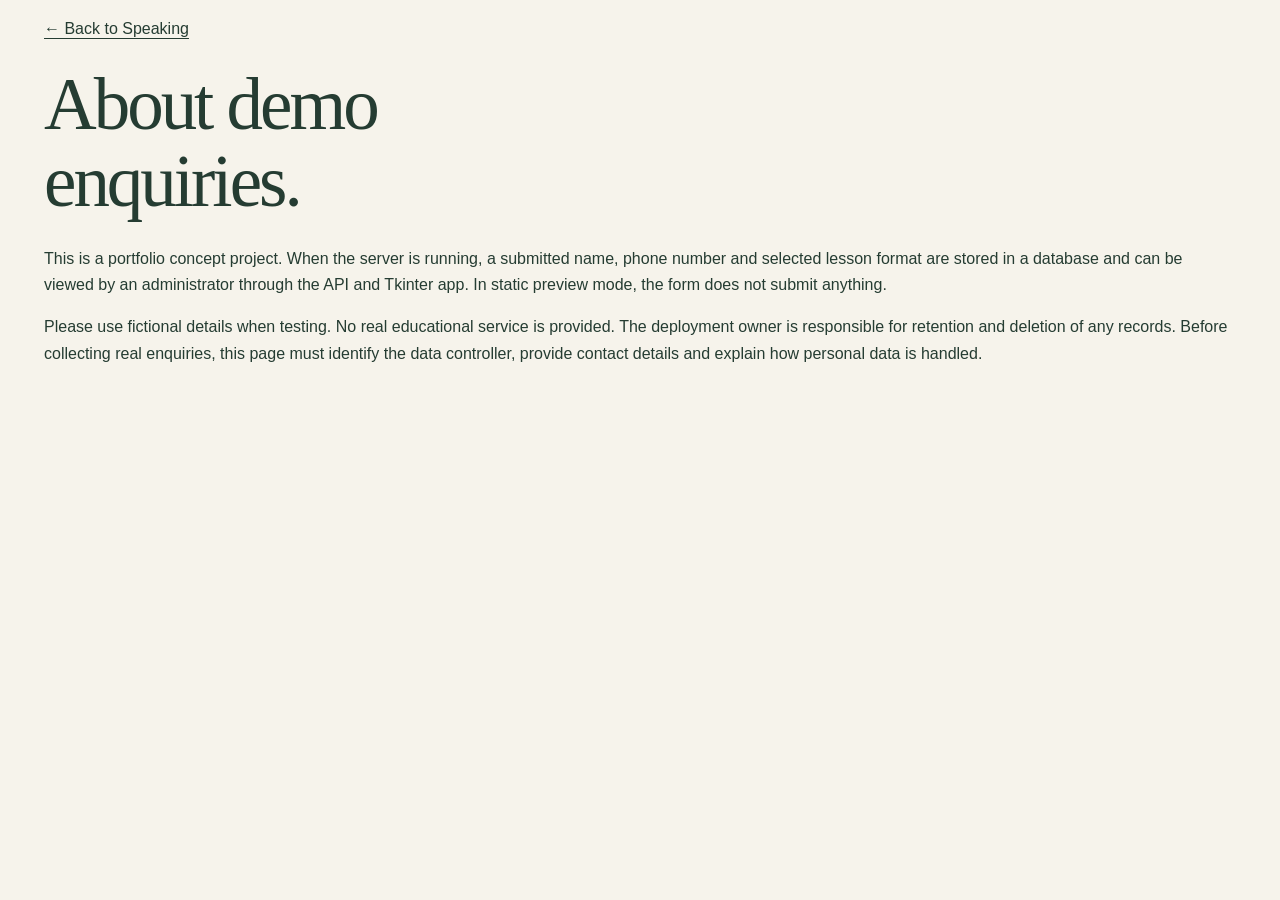
<file: project-05-language-school/privacy.html>
<!doctype html>
<html lang="en"><head><meta charset="utf-8"><meta name="viewport" content="width=device-width,initial-scale=1"><title>Demo enquiry data</title><link rel="stylesheet" href="styles.css"></head>
<body><main><p><a href="index.html">← Back to Speaking</a></p><h1>About demo enquiries.</h1><p>This is a portfolio concept project. When the server is running, a submitted name, phone number and selected lesson format are stored in a database and can be viewed by an administrator through the API and Tkinter app. In static preview mode, the form does not submit anything.</p><p>Please use fictional details when testing. No real educational service is provided. The deployment owner is responsible for retention and deletion of any records. Before collecting real enquiries, this page must identify the data controller, provide contact details and explain how personal data is handled.</p></main></body></html>
</file>
<file: assets/styles.css>
:root{--paper:#f3f1e9;--ink:#24372d;--muted:#55665b;--line:#bdc8bb;--green:#244b37;--accent:#dce6cb}*{box-sizing:border-box}html{scroll-behavior:smooth;scroll-padding-top:24px}body{margin:0;background:var(--paper);color:var(--ink);font:16px/1.65 'Segoe UI',Arial,sans-serif}.wrap{max-width:1240px;margin:auto;padding-left:40px;padding-right:40px}a{color:inherit;text-underline-offset:5px}a:focus-visible,summary:focus-visible{outline:3px solid var(--green);outline-offset:6px}.skip{position:absolute;left:15px;top:-100px;padding:12px;background:white;z-index:5}.skip:focus{top:15px}header{display:flex;justify-content:space-between;align-items:center;gap:24px;padding-top:28px;padding-bottom:28px;border-bottom:1px solid var(--line)}.wordmark{font-size:15px;font-weight:750;letter-spacing:2px;text-decoration:none}.wordmark span{color:#7a8f7b}nav{display:flex;gap:28px}nav a{font-size:13px;text-decoration:none;padding:10px 0;min-height:44px}.hero{padding:75px 0 0}.eyebrow{font-size:11px;letter-spacing:1.8px;font-weight:650;color:var(--muted)}h1{font:clamp(45px,6.4vw,82px)/1.08 Georgia,serif;letter-spacing:-3px;max-width:1040px;margin:25px 0 35px}.hero-bottom{display:flex;justify-content:space-between;align-items:center;gap:50px;margin-bottom:55px}.hero-bottom p{font-size:18px;max-width:580px;color:var(--muted)}.button{display:flex;align-items:center;justify-content:space-between;gap:20px;min-height:50px;border:1px solid var(--green);padding:13px 20px;text-decoration:none;font-size:13px;transition:background .18s,color .18s}.button:hover{background:var(--green);color:white}.hero .button{background:var(--green);color:white;min-width:220px}.hero .button:hover{background:#132e20}.scope{display:flex;justify-content:space-between;gap:20px;border-top:1px solid var(--line);border-bottom:1px solid var(--line);padding:20px 0;font-size:12px}.section-head{display:flex;justify-content:space-between;align-items:end;gap:30px;padding:70px 0 35px}h2{font:40px/1.15 Georgia,serif;letter-spacing:-1px;margin:0}.section-head p{font-size:13px;color:var(--muted)}.project{display:grid;grid-template-columns:55px 1fr 265px;gap:32px;border-top:1px solid var(--line);padding:40px 0}.number{font:26px Georgia,serif;color:#687e66;padding-top:9px}h3{font-size:29px;line-height:1.2;letter-spacing:-.5px;font-weight:550;margin:8px 0 17px}.copy>p:not(.eyebrow){color:var(--muted);font-size:15px;max-width:570px}.copy .eyebrow{margin-top:0}.copy ul{padding-left:18px;font-size:13px;color:var(--muted)}.copy .try{font-size:12px!important;padding-top:12px}.project-action{display:grid;align-content:start;gap:12px}.stamp{display:block;padding:30px 22px;min-height:145px;font:34px/1.35 Georgia,serif;overflow:hidden}.stamp small{font:10px 'Segoe UI',sans-serif;letter-spacing:1px}.tutor{background:#e1e7d7}.checkout{background:#eee1cd}.store{background:#e6e4d7;font-style:italic}.analytics{background:#19251e;color:#d5e6b8;font-family:Arial,sans-serif}.school{background:#dce7a9}.secondary{font-size:12px;min-height:44px;padding:10px 0}.approach{display:grid;grid-template-columns:1fr 1fr;gap:75px;padding:85px 0;border-top:1px solid var(--line)}.approach p{color:var(--muted)}.approach .stack{font-size:12px;border-top:1px solid var(--line);padding-top:20px}.viewing{background:#e5e9dd;padding:40px;margin-bottom:70px}.viewing h2{font-size:34px}.viewing>p{max-width:780px;color:var(--muted)}details{border-top:1px solid #bbc6b4;padding:5px 0}summary{cursor:pointer;padding:15px 0;font-size:14px;font-weight:600;min-height:48px}details p{font-size:14px;max-width:820px;color:var(--muted)}footer{display:flex;align-items:center;justify-content:space-between;gap:24px;border-top:1px solid var(--line);padding-top:25px;padding-bottom:25px;font-size:12px}footer>a:last-child{padding:12px 0}@media(max-width:850px){.project{grid-template-columns:35px 1fr 210px;gap:22px}.hero-bottom{gap:25px}.hero-bottom p{font-size:16px}.approach{gap:35px}.stamp{font-size:28px}.wrap{padding-left:24px;padding-right:24px}}@media(max-width:600px){header{align-items:start;flex-direction:column;gap:12px}nav{gap:24px}.hero{padding-top:40px}h1{font-size:46px;letter-spacing:-1.8px}.hero-bottom{display:block;margin-bottom:35px}.hero .button{margin-top:25px;max-width:270px}.scope{display:grid;grid-template-columns:1fr 1fr;gap:12px;font-size:11px}.section-head{display:block;padding-top:45px}h2{font-size:34px}.project{grid-template-columns:28px 1fr;gap:15px;padding:30px 0}.project-action{grid-column:2}.stamp{min-height:110px;padding:20px}.copy .try{padding-top:4px}h3{font-size:26px}.approach{grid-template-columns:1fr;gap:15px;padding:45px 0}.viewing{padding:25px 20px;margin:0 -4px 40px}.viewing h2{font-size:30px}footer{flex-wrap:wrap}.eyebrow{font-size:10px}}@media(prefers-reduced-motion:reduce){html{scroll-behavior:auto}.button{transition:none}}
</file>
<file: project-01-math-tutor/styles.css>
/* Math tutor demo styles. Text, contact details and image are set in config.json. */
:root{
  --bg:#FBFBFA; --surface:#FFFFFF; --ink:#1c1c1a; --muted:#787774;
  --line:#EAEAEA; --accent-bg:#EDF3EC; --accent-ink:#346538;
  --accent2-bg:#FBF3DB; --accent2-ink:#956400; --radius:10px;
  --sans:-apple-system,BlinkMacSystemFont,"Segoe UI","Helvetica Neue",Arial,sans-serif;
  --serif:"Newsreader",Georgia,"Times New Roman",serif;
  --mono:ui-monospace,"SF Mono","JetBrains Mono",Menlo,monospace;
}
*{margin:0;padding:0;box-sizing:border-box}
html{scroll-behavior:smooth}
body{background:var(--bg);color:var(--ink);font-family:var(--sans);
  font-size:17px;line-height:1.6;-webkit-font-smoothing:antialiased}
.wrap{max-width:880px;margin:0 auto;padding:0 24px}
section{padding:88px 0}
section[id]{scroll-margin-top:64px}
header{position:sticky;top:0;z-index:10;background:rgba(251,251,250,.9);
  backdrop-filter:blur(8px);border-bottom:1px solid var(--line)}
.nav{display:flex;align-items:center;justify-content:space-between;
  max-width:880px;margin:0 auto;padding:14px 24px}
.nav .logo{font-family:var(--serif);font-weight:600;font-size:19px;
  letter-spacing:-.01em;text-decoration:none;color:var(--ink)}
.nav nav{display:flex;gap:22px}
.nav nav a{color:var(--muted);text-decoration:none;font-size:15px}
.nav nav a:hover{color:var(--ink)}
.nav .phone{font-family:var(--mono);font-size:15px;color:var(--ink);text-decoration:none}
.nav .head-cta{display:flex;gap:16px;align-items:center}
.btn{display:inline-block;background:#111;color:#fff;text-decoration:none;
  font-size:16px;padding:13px 28px;border-radius:5px;border:none;cursor:pointer;
  font-family:var(--sans)}
.btn:hover{background:#333}
.btn:active{transform:scale(.98)}
.btn-small{padding:9px 20px;font-size:15px}
.btn-row{display:flex;gap:14px;flex-wrap:wrap;align-items:center}
.btn-ghost{background:transparent;color:var(--ink);border:1px solid var(--line)}
.btn-ghost:hover{background:#fff;border-color:#d8d8d8}
.hero{padding:104px 0 88px;position:relative;overflow:hidden}
.hero::before{content:"";position:absolute;inset:0;pointer-events:none;
  background:radial-gradient(600px 300px at 80% 10%,rgba(52,101,56,.05),transparent 70%)}
.tag{display:inline-block;background:var(--accent-bg);color:var(--accent-ink);
  font-size:12px;letter-spacing:.06em;text-transform:uppercase;
  padding:5px 14px;border-radius:9999px;margin-bottom:22px}
h1{font-family:var(--serif);font-weight:500;font-size:clamp(38px,6vw,60px);
  line-height:1.08;letter-spacing:-.03em;margin-bottom:20px}
.lead{font-size:19px;color:var(--muted);max-width:600px;margin-bottom:32px}
.reveal{opacity:0;transform:translateY(12px);
  transition:opacity .6s cubic-bezier(.16,1,.3,1),transform .6s cubic-bezier(.16,1,.3,1)}
.reveal.visible{opacity:1;transform:none}
@media(prefers-reduced-motion:reduce){
  html{scroll-behavior:auto}
  .reveal{opacity:1;transform:none;transition:none}
}
.bento{display:grid;grid-template-columns:1fr 1fr 1fr;gap:14px;margin-top:56px}
@media(max-width:640px){.bento{grid-template-columns:1fr 1fr}}
.cell{background:var(--surface);border:1px solid var(--line);
  border-radius:var(--radius);padding:26px 24px;transition:box-shadow .2s}
.cell:hover{box-shadow:0 2px 8px rgba(0,0,0,.04)}
.cell .num{font-family:var(--serif);font-size:40px;font-weight:600;
  letter-spacing:-.02em;line-height:1}
.cell .lbl{color:var(--muted);font-size:14px;margin-top:8px}
h2{font-family:var(--serif);font-weight:500;font-size:clamp(28px,4vw,38px);
  letter-spacing:-.02em;line-height:1.15;margin-bottom:14px}
.sec-sub{color:var(--muted);margin-bottom:36px;max-width:620px}
.about{display:grid;grid-template-columns:220px 1fr;gap:36px;align-items:start}
@media(max-width:640px){.about{grid-template-columns:1fr}}
.about img{width:100%;border-radius:var(--radius);border:1px solid var(--line);
  filter:sepia(.25) saturate(.85);aspect-ratio:3/4;object-fit:cover;background:#eee}
.about p+p{margin-top:14px}
.about p{color:#3a3a38}
.res{list-style:none;border-top:1px solid var(--line)}
.res li{display:flex;gap:16px;align-items:flex-start;padding:18px 4px;
  border-bottom:1px solid var(--line)}
.res svg{flex:none;margin-top:4px}
.res b{font-weight:600}
.res span{color:var(--muted)}
.plans{display:grid;grid-template-columns:1fr 1fr 1fr;gap:14px}
@media(max-width:640px){.plans{grid-template-columns:1fr}}
.plan{background:var(--surface);border:1px solid var(--line);
  border-radius:var(--radius);padding:28px 24px;transition:box-shadow .2s}
.plan:hover{box-shadow:0 2px 8px rgba(0,0,0,.04)}
.plan.hot{border:1px solid #111}
.plan .p-name{font-size:13px;text-transform:uppercase;letter-spacing:.06em;color:var(--muted)}
.plan .p-price{font-family:var(--serif);font-size:34px;font-weight:600;margin:10px 0 4px}
.plan .p-per{font-size:14px;color:var(--muted);margin-bottom:16px}
.plan ul{list-style:none;font-size:15px;color:#3a3a38}
.plan ul li{padding:6px 0;border-top:1px solid var(--line)}
.badge{display:inline-block;background:var(--accent2-bg);color:var(--accent2-ink);
  font-size:11px;letter-spacing:.05em;text-transform:uppercase;
  padding:3px 10px;border-radius:9999px;margin-bottom:10px}
.faq{border-top:1px solid var(--line)}
.faq details{border-bottom:1px solid var(--line)}
.faq summary{cursor:pointer;list-style:none;display:flex;justify-content:space-between;
  align-items:center;gap:16px;padding:18px 4px;font-weight:600;font-size:17px}
.faq summary::-webkit-details-marker{display:none}
.faq summary .pm{font-family:var(--mono);font-weight:400;color:var(--muted);font-size:20px}
.faq details[open] summary .pm{color:var(--ink)}
.faq .a{padding:0 4px 20px;color:#3a3a38;max-width:640px}
.form-card{background:var(--surface);border:1px solid var(--line);
  border-radius:12px;padding:40px 36px;max-width:620px}
@media(max-width:640px){
  .form-card{padding:28px 22px}
  .nav nav{display:none}
  .nav .phone{display:none}
}
label{display:block;font-size:14px;font-weight:600;margin:18px 0 6px}
label:first-of-type{margin-top:26px}
input,textarea{width:100%;font-family:var(--sans);font-size:16px;color:var(--ink);
  background:var(--bg);border:1px solid var(--line);border-radius:6px;
  padding:12px 14px;outline:none}
input:focus,textarea:focus{border-color:#111;background:#fff}
textarea{min-height:96px;resize:vertical}
.hint{font-size:13px;color:var(--muted);margin-top:6px}
.form-ok{display:none;background:var(--accent-bg);color:var(--accent-ink);
  border-radius:8px;padding:16px 18px;margin-top:20px;font-size:15px}
.load-error{display:none;background:#FDEBEC;color:#9F2F2D;border-radius:8px;
  padding:16px 18px;margin:40px 0;font-size:15px}
footer{border-top:1px solid var(--line);padding:36px 0 48px;color:var(--muted);font-size:15px}
footer .wrap{display:flex;justify-content:space-between;gap:20px;flex-wrap:wrap}
footer a{color:var(--ink);text-decoration:none}
</file>
<file: project-02-checkout/styles.css>
/* Checkout demo styles. Text, products and delivery options are set in config.json. */
:root{
  --bg:#FBFBFA; --surface:#FFFFFF; --ink:#1c1c1a; --muted:#787774;
  --line:#EAEAEA; --accent-bg:#EDF3EC; --accent-ink:#346538;
  --accent2-bg:#FBF3DB; --accent2-ink:#956400;
  --err-bg:#FDEBEC; --err-ink:#9F2F2D; --radius:10px;
  --sans:-apple-system,BlinkMacSystemFont,"Segoe UI","Helvetica Neue",Arial,sans-serif;
  --serif:"Newsreader",Georgia,"Times New Roman",serif;
  --mono:ui-monospace,"SF Mono","JetBrains Mono",Menlo,monospace;
}
*{margin:0;padding:0;box-sizing:border-box}
html{scroll-behavior:smooth}
body{background:var(--bg);color:var(--ink);font-family:var(--sans);
  font-size:16px;line-height:1.6;-webkit-font-smoothing:antialiased}
.wrap{max-width:1020px;margin:0 auto;padding:0 24px}
header{border-bottom:1px solid var(--line);background:var(--surface)}
.nav{display:flex;align-items:center;justify-content:space-between;
  max-width:1020px;margin:0 auto;padding:14px 24px}
.logo{font-family:var(--serif);font-weight:600;font-size:19px;color:var(--ink);text-decoration:none}
.support{font-size:14px;color:var(--muted)}
.support a{color:var(--ink);text-decoration:none;font-family:var(--mono)}
main{padding:40px 0 96px}
/* Progress steps */
.steps{display:flex;gap:0;margin-bottom:36px;max-width:640px}
.step{flex:1;text-align:center;font-size:13px;color:var(--muted);
  padding-top:12px;position:relative}
.step::before{content:"";position:absolute;top:0;left:0;right:0;height:2px;background:var(--line)}
.step.done{color:var(--accent-ink)}
.step.done::before{background:var(--accent-ink)}
.step.now{color:var(--ink);font-weight:600}
.step.now::before{background:#111}
h1{font-family:var(--serif);font-weight:500;font-size:clamp(30px,4.5vw,42px);
  letter-spacing:-.02em;line-height:1.1;margin-bottom:8px}
.sub{color:var(--muted);margin-bottom:28px;max-width:620px}
.layout{display:grid;grid-template-columns:1fr 320px;gap:28px;align-items:start}
@media(max-width:860px){.layout{grid-template-columns:1fr}}
/* Cart */
.cart-item{display:grid;grid-template-columns:1fr auto;gap:6px 16px;
  background:var(--surface);border:1px solid var(--line);border-radius:var(--radius);
  padding:18px 20px;margin-bottom:12px}
.cart-item .nm{font-weight:600}
.cart-item .sp{font-size:14px;color:var(--muted)}
.cart-item .pr{font-family:var(--serif);font-size:20px;font-weight:600;text-align:right}
.cart-item .old{font-size:14px;color:var(--muted);text-decoration:line-through;
  font-family:var(--sans);font-weight:400}
.stepper{display:flex;align-items:center;gap:12px;grid-column:1/-1}
.stepper button{width:32px;height:32px;border:1px solid var(--line);border-radius:6px;
  background:var(--surface);font-size:18px;cursor:pointer;color:var(--ink);line-height:1}
.stepper button:hover{border-color:#111}
.stepper .q{font-family:var(--mono);min-width:24px;text-align:center}
.stepper .rm{margin-left:auto;background:none;border:none;color:var(--muted);
  font-size:14px;cursor:pointer;text-decoration:underline}
/* Promo code */
.promo{display:flex;gap:10px;margin:20px 0}
.promo input{flex:1}
.promo-msg{font-size:14px;margin:-8px 0 16px;display:none}
.promo-msg.ok{display:block;color:var(--accent-ink)}
.promo-msg.bad{display:block;color:var(--err-ink)}
/* Radio option cards */
.opt-group{margin:26px 0 8px}
.opt-title{font-weight:600;font-size:17px;margin-bottom:4px}
.opt{display:flex;gap:14px;align-items:flex-start;background:var(--surface);
  border:1px solid var(--line);border-radius:var(--radius);padding:16px 18px;
  margin-bottom:10px;cursor:pointer}
.opt:hover{border-color:#bbb}
.opt.sel{border-color:#111;box-shadow:inset 0 0 0 1px #111}
.opt input{margin-top:4px;accent-color:#111;width:17px;height:17px}
.opt .on{font-weight:600}
.opt .od{font-size:14px;color:var(--muted)}
.opt .op{margin-left:auto;font-family:var(--serif);font-weight:600;white-space:nowrap}
/* Form fields */
.fsec{background:var(--surface);border:1px solid var(--line);
  border-radius:12px;padding:28px;margin-bottom:16px}
.fsec h3{font-size:18px;margin-bottom:6px}
label{display:block;font-size:14px;font-weight:600;margin:16px 0 6px}
label .req{color:var(--err-ink)}
input[type=text],input[type=tel],input[type=email],textarea{width:100%;
  font-family:var(--sans);font-size:16px;color:var(--ink);background:var(--bg);
  border:1px solid var(--line);border-radius:6px;padding:12px 14px;outline:none}
input:focus,textarea:focus{border-color:#111;background:#fff}
input.bad{border-color:var(--err-ink);background:#FFF7F7}
.ferr{display:none;font-size:13px;color:var(--err-ink);margin-top:5px}
.ferr.show{display:block}
.form-err{display:none;background:var(--err-bg);color:var(--err-ink);
  border-radius:8px;padding:14px 18px;margin:18px 0;font-size:15px}
.form-err.show{display:block}
/* Order summary */
.summary{background:var(--surface);border:1px solid var(--line);
  border-radius:12px;padding:24px;position:sticky;top:24px}
.summary h3{font-size:17px;margin-bottom:14px}
.summary .row{display:flex;justify-content:space-between;font-size:15px;padding:5px 0}
.summary .row.mut{color:var(--muted)}
.summary .row.disc{color:var(--accent-ink)}
.summary .total{display:flex;justify-content:space-between;align-items:baseline;
  border-top:1px solid var(--line);margin-top:12px;padding-top:14px}
.summary .total b{font-family:var(--serif);font-size:28px;font-weight:600}
.btn{display:inline-block;background:#111;color:#fff;text-decoration:none;border:none;
  cursor:pointer;font-size:16px;padding:14px 28px;border-radius:5px;font-family:var(--sans);
  width:100%;text-align:center}
.btn:hover{background:#333}
.btn:active{transform:scale(.98)}
.btn-ghost{background:transparent;color:var(--ink);border:1px solid var(--line);
  width:auto;margin-top:12px}
.nav-btns{display:flex;gap:12px;margin-top:22px;flex-wrap:wrap}
/* Confirmation */
.success{background:var(--surface);border:1px solid var(--line);border-radius:12px;
  padding:56px 40px;text-align:center;max-width:620px;margin:0 auto}
.success .tick{width:64px;height:64px;border-radius:50%;background:var(--accent-bg);
  display:flex;align-items:center;justify-content:center;margin:0 auto 22px}
.success h1{margin-bottom:12px}
.success p{color:var(--muted);margin-bottom:28px}
.success .num{font-family:var(--mono);color:var(--ink)}
.empty{background:var(--surface);border:1px solid var(--line);border-radius:12px;
  padding:48px 32px;text-align:center;color:var(--muted)}
.load-error{display:none;background:var(--err-bg);color:var(--err-ink);border-radius:8px;
  padding:16px 18px;margin:40px 0;font-size:15px}
footer{border-top:1px solid var(--line);padding:28px 0 40px;color:var(--muted);font-size:14px}
.reveal{opacity:0;transform:translateY(12px);
  transition:opacity .6s cubic-bezier(.16,1,.3,1),transform .6s cubic-bezier(.16,1,.3,1)}
.reveal.visible{opacity:1;transform:none}
@media(prefers-reduced-motion:reduce){.reveal{opacity:1;transform:none;transition:none}}
</file>
<file: project-02-checkout/checkout.css>
[hidden]{display:none!important}
#pickupPoint{width:100%;min-height:44px;padding:12px;font:inherit;border:1px solid #aaa;background:#fff;color:#222}
#demoNotice{padding:14px;border:1px solid #ddd;font-size:14px;line-height:1.5}
button:disabled{opacity:.6;cursor:wait}
.bad{outline:1px solid #a22}
</file>
<file: project-04-saas-dashboard/styles.css>
:root{color-scheme:dark;--bg:#101316;--panel:#191d21;--text:#ecf0ee;--muted:#a5afab;--line:#343c39;--accent:#b7e4c6}*{box-sizing:border-box}body{margin:0;background:var(--bg);color:var(--text);font:15px/1.55 'Segoe UI',sans-serif}body.light{color-scheme:light;--bg:#f2f4f1;--panel:#fff;--text:#182720;--muted:#52645a;--line:#cbd4ce;--accent:#225e3c}button,input,select{font:inherit}button,a,input,select{outline-offset:4px}button{cursor:pointer;border:1px solid var(--line);color:var(--text);background:var(--panel);padding:10px 15px;border-radius:6px;min-height:44px}button:hover{border-color:var(--accent)}button:disabled{opacity:.55;cursor:wait}a{color:inherit}aside{position:fixed;inset:0 auto 0 0;width:236px;padding:32px 24px;border-right:1px solid var(--line);display:flex;flex-direction:column}.brand{font-size:42px;font-weight:750;letter-spacing:-3px;text-decoration:none;color:var(--accent)}.brand span{color:var(--text)}sup{font-size:11px;letter-spacing:1px;color:var(--muted)}.overline{font-size:11px;letter-spacing:2px;color:var(--muted);margin-top:38px}nav{display:grid;gap:10px;margin-top:32px}nav button{text-align:left;background:transparent;border-color:transparent}nav button span{float:right;color:var(--muted)}nav button[aria-current=page]{background:var(--panel);border-color:var(--line);color:var(--accent)}.aside-bottom{margin-top:auto;display:grid;gap:12px;font-size:13px;color:var(--muted)}main{margin-left:236px;padding:0 38px;max-width:1700px}header{padding:23px 0;border-bottom:1px solid var(--line);display:flex;justify-content:space-between;font-size:12px;color:var(--muted);gap:14px}.demo{color:var(--accent)}h1{font-size:clamp(27px,3vw,38px);letter-spacing:-1px;line-height:1.2;margin:0 0 12px}h2{font-size:17px;margin:0}p{color:var(--muted)}.heading{display:flex;justify-content:space-between;align-items:center;gap:20px;margin-bottom:28px}.heading .overline{margin-top:20px}.heading p:last-child{margin-bottom:0}label{display:grid;gap:7px;font-size:12px;color:var(--muted)}input,select{background:var(--bg);color:var(--text);border:1px solid var(--line);border-radius:5px;padding:11px;width:100%;min-height:44px}.metrics{display:grid;grid-template-columns:repeat(4,1fr);border:1px solid var(--line);border-radius:8px;overflow:hidden}.metric{background:var(--panel);padding:24px;border-right:1px solid var(--line)}.metric:last-child{border:0}.metric span{font-size:12px;color:var(--muted)}.metric strong{display:block;font-size:30px;font-weight:550;letter-spacing:-1px;margin:8px 0}.metric small{color:var(--accent)}.charts{display:grid;grid-template-columns:1.4fr 1fr;gap:20px;margin:22px 0}article{background:var(--panel);border:1px solid var(--line);border-radius:8px;padding:24px}.section-heading{display:flex;justify-content:space-between;align-items:center;gap:14px}.section-heading span{font-size:12px;color:var(--muted)}.bars{height:240px;display:flex;align-items:end;gap:16px;padding-top:35px}.bar-col{flex:1;min-width:0;display:flex;flex-direction:column;align-items:center;justify-content:end;height:100%;font-size:11px;color:var(--muted)}.bar{width:70%;background:var(--accent);opacity:.8;min-height:2px;margin:8px 0;border-radius:3px 3px 0 0}.bar-col:last-child .bar{opacity:1}.funnel-row{margin-top:23px;font-size:12px}.funnel-row div{display:flex;justify-content:space-between}.track{height:7px;background:var(--line);margin-top:8px;border-radius:3px;overflow:hidden}.track i{display:block;height:100%;background:var(--accent)}.filters{display:grid;grid-template-columns:2fr 1fr 1fr;gap:16px;margin:20px 0}.table-wrap{overflow:auto}table{border-collapse:collapse;width:100%;white-space:nowrap;text-align:left;font-size:13px}td,th{padding:15px 12px;border-bottom:1px solid var(--line)}th{font-size:11px;color:var(--muted);font-weight:500}td:first-child{font-weight:600}td:nth-child(4){font-variant-numeric:tabular-nums}.tag{border:1px solid var(--line);padding:4px 8px;border-radius:20px;font-size:11px}.tag.active{color:var(--accent)}footer{display:flex;justify-content:space-between;gap:20px;font-size:11px;color:var(--muted);padding:35px 0}form{max-width:480px;display:grid;gap:20px;margin:30px 0}.primary{background:var(--accent);color:var(--bg);border:0;font-weight:600}#message:empty{display:none}#message{font-size:13px}#userList article{margin:12px 0;display:flex;align-items:center;justify-content:space-between;gap:16px}#userList strong{overflow-wrap:anywhere}[hidden]{display:none!important}@media(max-width:1050px){aside{width:195px;padding:24px 16px}main{margin-left:195px;padding:0 24px}.metrics{grid-template-columns:1fr 1fr}.metric{border-bottom:1px solid var(--line)}.charts{grid-template-columns:1fr}.heading{align-items:start}}@media(max-width:700px){aside{position:static;width:auto;padding:15px 20px;border-right:0;border-bottom:1px solid var(--line)}aside>.overline,aside>strong,.aside-bottom p{display:none}.brand{font-size:30px}nav{display:flex;margin-top:12px;gap:4px}nav button{font-size:12px;flex:1;padding:8px}nav button span{display:none}.aside-bottom{display:flex;align-items:center;margin-top:14px;flex-wrap:wrap}.aside-bottom button{font-size:12px}main{margin:0;padding:0 16px}header{flex-wrap:wrap}.heading{display:block}.heading label{max-width:170px;margin-top:20px}.metric{padding:15px}.metric strong{font-size:25px}.filters{grid-template-columns:1fr}.bars{gap:7px}article{padding:16px}footer{display:block}.section-heading{flex-wrap:wrap}}@media(prefers-reduced-motion:reduce){*{scroll-behavior:auto!important}}
</file>
<file: project-05-language-school/styles.css>
:root{--ink:#253c32;--paper:#f6f3eb;--green:#285442;--lime:#dce9a1;--line:#d0d3c5;--muted:#526159}*{box-sizing:border-box}html{scroll-behavior:smooth;scroll-padding-top:25px}body{margin:0;background:var(--paper);color:var(--ink);font:16px/1.65 'Segoe UI',sans-serif}a{color:inherit;text-underline-offset:4px}button,input,select{font:inherit}button,a{touch-action:manipulation}a,button,input,select{outline-offset:5px}button{cursor:pointer}button:disabled{opacity:.6;cursor:wait}[hidden]{display:none!important}.notice{background:var(--green);color:var(--paper);text-align:center;padding:9px 16px;font-size:12px}header,main,footer{max-width:1320px;margin:auto}header{padding:30px 44px;display:flex;justify-content:space-between;align-items:center;gap:25px}.logo{font-size:32px;font-weight:750;letter-spacing:-1.8px;text-decoration:none}.logo span{font-size:13px;vertical-align:top;margin-left:4px;letter-spacing:0}nav{display:flex;align-items:center;gap:32px}nav a{font-size:13px;text-decoration:none}nav a:hover{text-decoration:underline}.button{display:inline-flex;align-items:center;justify-content:space-between;gap:30px;background:var(--green);color:#fff;text-decoration:none;padding:16px 25px;border:1px solid var(--green);border-radius:3px;min-height:48px;font-size:14px;font-weight:600;transition:background .2s,transform .2s}.button:hover{background:#193b2c;transform:translateY(-2px)}.button.small{padding:11px 18px}main{padding:0 44px}.hero{display:grid;grid-template-columns:1.1fr 1fr;gap:55px;padding:58px 0 70px;align-items:center}.eyebrow{font-size:11px;letter-spacing:1.8px;font-weight:600;text-transform:uppercase;color:var(--muted)}h1{font-family:Georgia,serif;font-weight:400;font-size:clamp(48px,5.7vw,80px);letter-spacing:-3px;line-height:1.05;max-width:600px;margin:25px 0}h2{font-family:Georgia,serif;font-weight:400;font-size:clamp(32px,3.3vw,48px);line-height:1.15;letter-spacing:-1.6px;margin:18px 0 30px}.lead{font-size:18px;color:var(--muted);max-width:440px;margin:28px 0}.caption{font-size:11px;color:var(--muted);margin-top:14px}.hero-art{background:var(--lime);min-height:475px;position:relative;overflow:hidden;padding:30px;display:flex;flex-direction:column}.art-label{font-size:11px;letter-spacing:2px;line-height:1.5}.speech{font-family:Georgia,serif;font-size:58px;line-height:1.05;letter-spacing:-2px}.first{background:var(--green);color:var(--paper);border-radius:50% 48% 6% 48%;padding:38px 45px;align-self:center;margin:24px 0 0;transform:rotate(-8deg)}.first span{font-family:Arial,sans-serif;color:var(--lime);font-size:55px;margin-left:16px}.second{font-size:42px;background:var(--paper);padding:22px 30px;border-radius:42px 42px 42px 4px;align-self:flex-end;transform:rotate(7deg);margin-top:-4px}.art-foot{display:flex;justify-content:space-between;margin-top:auto;padding-top:22px;font-size:9px;letter-spacing:1px}.strip{display:flex;justify-content:space-between;border-top:1px solid var(--line);border-bottom:1px solid var(--line);padding:24px 0;gap:20px;font-size:12px}.approach{display:grid;grid-template-columns:1fr 1fr;gap:80px;padding:110px 0}.approach p{color:var(--muted)}.approach .large{font-size:25px;color:var(--ink);line-height:1.5;margin-top:44px}.section-head{display:flex;justify-content:space-between;align-items:end;gap:30px}.section-head>p{font-size:12px;color:var(--muted);margin-bottom:34px}.plans{display:grid;grid-template-columns:repeat(3,1fr);gap:0;border:1px solid var(--line)}.plan{padding:30px;display:flex;flex-direction:column;border-right:1px solid var(--line)}.plan:last-child{border:0}.plan:nth-child(2){background:#e8ecdf}.plan h3{font-size:19px;font-weight:600;margin:30px 0 12px}.plan p{font-size:14px;color:var(--muted);flex:1}.plan .price{font-size:34px;letter-spacing:-1px;margin:23px 0 0}.plan small{color:var(--muted);margin-bottom:30px}.plan .button{background:transparent;color:var(--ink);font-size:12px}.plan .button:hover{background:var(--lime)}.steps-section{padding:110px 0}.steps{display:grid;grid-template-columns:repeat(3,1fr);gap:40px;margin-top:45px}.step{border-top:1px solid var(--line);padding-top:20px}.step span{font-size:12px}.step h3{font-size:19px;margin-top:25px}.step p{font-size:14px;color:var(--muted)}.application{display:grid;grid-template-columns:1fr 1fr;background:var(--green);color:var(--paper);padding:55px;gap:70px;margin-bottom:80px}.application .eyebrow,.application p{color:#d5e0d7}.application h2{max-width:400px}.asterisk{font-size:110px;line-height:1.4;color:var(--lime)}form{display:grid;gap:20px}label{display:grid;gap:8px;font-size:12px}input,select{width:100%;min-width:0;border:1px solid #82998b;background:transparent;color:var(--paper);padding:13px;border-radius:2px;min-height:48px}input::placeholder{color:#c0cfc5}option{color:var(--ink);background:var(--paper)}.consent{display:block;font-size:11px;line-height:1.7}.consent input{width:18px;min-height:18px;vertical-align:middle;margin-right:8px;accent-color:var(--lime)}.application .button{background:var(--lime);color:var(--ink);border-color:var(--lime)}#result{margin:0;font-size:13px}footer{padding:0 44px 40px;display:flex;justify-content:space-between;align-items:center;gap:24px;flex-wrap:wrap}footer p,footer>a:not(.logo){font-size:11px;color:var(--muted)}@media(max-width:1000px){.hero{gap:30px}.hero-art{min-height:420px;padding:20px}.speech{font-size:45px}.first{padding:35px}.second{font-size:34px}.approach{gap:40px}.application{gap:35px;padding:35px}.plan{padding:23px}nav{gap:18px}}@media(max-width:700px){header{padding:22px;flex-wrap:wrap;gap:12px}nav{gap:18px;flex-wrap:wrap}nav .small{display:none}main{padding:0 22px}.hero{grid-template-columns:1fr;padding:20px 0 40px;gap:30px}h1{font-size:58px;letter-spacing:-2px;max-width:400px}.hero-art{min-height:370px}.first{align-self:center;margin-top:14px}.second{align-self:center;margin-left:90px}.strip{flex-direction:column;gap:8px}.approach{grid-template-columns:1fr;padding:65px 0;gap:0}.approach .large{margin-top:0}.section-head{display:block}.plans,.steps{grid-template-columns:1fr}.plan{border-right:0;border-bottom:1px solid var(--line);padding:28px}.plan h3{margin-top:18px}.steps-section{padding:65px 0}.steps{gap:25px;margin-top:30px}.application{grid-template-columns:1fr;margin:0 -22px 45px;padding:35px 22px;gap:15px}.asterisk{display:none}footer{padding:0 22px 30px}.notice{font-size:10px}h2{font-size:36px}}@media(prefers-reduced-motion:reduce){html{scroll-behavior:auto}.button{transition:none}.button:hover{transform:none}}
</file>
